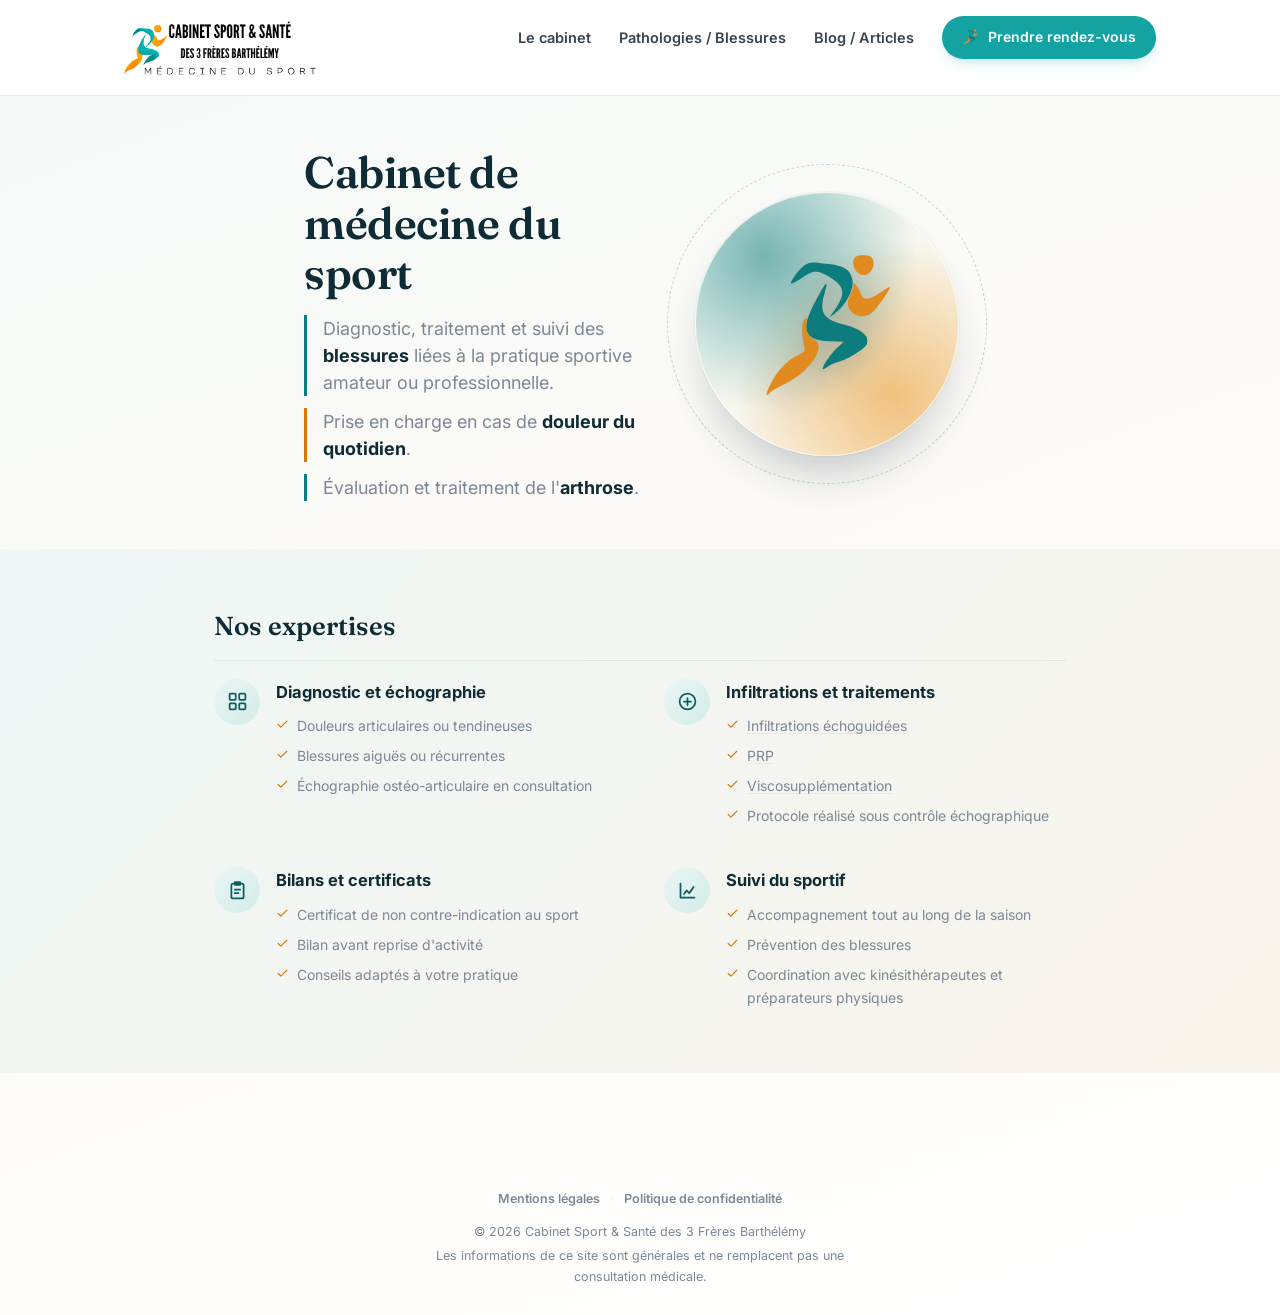
<file: index.html>
<!DOCTYPE html>
<html lang="fr">
<head>
<meta charset="UTF-8">
<meta name="viewport" content="width=device-width, initial-scale=1.0">
<title>Cabinet Sport &amp; Santé des 3 Frères Barthélémy</title>
<meta name="description" content="Cabinet de médecine du sport à Marseille : diagnostic, infiltrations échoguidées, PRP et suivi du sportif.">
<link rel="icon" type="image/png" href="assets/favicon.png">
<link rel="preconnect" href="https://fonts.googleapis.com">
<link rel="preconnect" href="https://fonts.gstatic.com" crossorigin>
<link href="https://fonts.googleapis.com/css2?family=Fraunces:opsz,wght@9..144,500;9..144,600&family=Inter:wght@400;500;600;700&display=swap" rel="stylesheet">
<link rel="stylesheet" href="style.css?v=2">
</head>
<body>

<header>
  <div class="nav-wrap">
    <a href="index.html" class="logo"><img src="assets/logo-header.png" alt="Cabinet Sport & Santé des 3 Frères Barthélémy"></a>
    <nav>
      <ul>
        <li><a href="cabinet.html">Le cabinet</a></li>
        <li><a href="pathologies.html">Pathologies / Blessures</a></li>
        <li><a href="traitements.html">Blog / Articles</a></li>
        <li><a href="cabinet.html#rendez-vous" class="nav-cta"><img src="assets/icon-mark.svg" alt="" width="18" height="18">Prendre rendez-vous</a></li>
      </ul>
    </nav>
  </div>
</header>

<main>
  <div class="container hero-grid">
    <div class="hero-text">
      <h1>Cabinet de médecine du sport</h1>
      <p class="lead-line lead-line-1">Diagnostic, traitement et suivi des <strong>blessures</strong> liées à la pratique sportive amateur ou professionnelle.</p>
      <p class="lead-line lead-line-2">Prise en charge en cas de <strong>douleur du quotidien</strong>.</p>
      <p class="lead-line lead-line-3">Évaluation et traitement de l'<strong>arthrose</strong>.</p>
    </div>
    <div class="hero-visual">
      <span class="hero-ring"></span>
      <div class="hero-blob">
        <img src="assets/icon-mark.svg" alt="">
      </div>
    </div>
  </div>

  <section class="expertise-section">
    <div class="container-wide">
      <h2>Nos expertises</h2>
      <div class="expertise-grid">
        <div class="expertise-item">
          <div class="expertise-icon-wrap">
            <svg viewBox="0 0 24 24" fill="none" stroke="currentColor" stroke-width="2" stroke-linecap="round" stroke-linejoin="round"><rect x="3" y="3" width="7" height="7" rx="1"/><rect x="14" y="3" width="7" height="7" rx="1"/><rect x="3" y="14" width="7" height="7" rx="1"/><rect x="14" y="14" width="7" height="7" rx="1"/></svg>
          </div>
          <div>
            <h3>Diagnostic et échographie</h3>
            <ul>
              <li><svg viewBox="0 0 24 24" fill="none" stroke="currentColor" stroke-width="2" stroke-linecap="round" stroke-linejoin="round"><path d="M20 6L9 17l-5-5"/></svg> Douleurs articulaires ou tendineuses</li>
              <li><svg viewBox="0 0 24 24" fill="none" stroke="currentColor" stroke-width="2" stroke-linecap="round" stroke-linejoin="round"><path d="M20 6L9 17l-5-5"/></svg> Blessures aiguës ou récurrentes</li>
              <li><svg viewBox="0 0 24 24" fill="none" stroke="currentColor" stroke-width="2" stroke-linecap="round" stroke-linejoin="round"><path d="M20 6L9 17l-5-5"/></svg> Échographie ostéo-articulaire en consultation</li>
            </ul>
          </div>
        </div>

        <div class="expertise-item">
          <div class="expertise-icon-wrap">
            <svg viewBox="0 0 24 24" fill="none" stroke="currentColor" stroke-width="2" stroke-linecap="round" stroke-linejoin="round"><circle cx="12" cy="12" r="9"/><path d="M12 8v8M8 12h8"/></svg>
          </div>
          <div>
            <h3>Infiltrations et traitements</h3>
            <ul>
              <li><svg viewBox="0 0 24 24" fill="none" stroke="currentColor" stroke-width="2" stroke-linecap="round" stroke-linejoin="round"><path d="M20 6L9 17l-5-5"/></svg> <a href="infiltrations.html" class="inline-link">Infiltrations échoguidées</a></li>
              <li><svg viewBox="0 0 24 24" fill="none" stroke="currentColor" stroke-width="2" stroke-linecap="round" stroke-linejoin="round"><path d="M20 6L9 17l-5-5"/></svg> <a href="prp.html" class="inline-link">PRP</a></li>
              <li><svg viewBox="0 0 24 24" fill="none" stroke="currentColor" stroke-width="2" stroke-linecap="round" stroke-linejoin="round"><path d="M20 6L9 17l-5-5"/></svg> <a href="viscosupplementation.html" class="inline-link">Viscosupplémentation</a></li>
              <li><svg viewBox="0 0 24 24" fill="none" stroke="currentColor" stroke-width="2" stroke-linecap="round" stroke-linejoin="round"><path d="M20 6L9 17l-5-5"/></svg> Protocole réalisé sous contrôle échographique</li>
            </ul>
          </div>
        </div>

        <div class="expertise-item">
          <div class="expertise-icon-wrap">
            <svg viewBox="0 0 24 24" fill="none" stroke="currentColor" stroke-width="2" stroke-linecap="round" stroke-linejoin="round"><rect x="5" y="4" width="14" height="17" rx="2"/><path d="M9 2.5h6v3H9z"/><path d="M9 11h6M9 15h4"/></svg>
          </div>
          <div>
            <h3>Bilans et certificats</h3>
            <ul>
              <li><svg viewBox="0 0 24 24" fill="none" stroke="currentColor" stroke-width="2" stroke-linecap="round" stroke-linejoin="round"><path d="M20 6L9 17l-5-5"/></svg> Certificat de non contre-indication au sport</li>
              <li><svg viewBox="0 0 24 24" fill="none" stroke="currentColor" stroke-width="2" stroke-linecap="round" stroke-linejoin="round"><path d="M20 6L9 17l-5-5"/></svg> Bilan avant reprise d'activité</li>
              <li><svg viewBox="0 0 24 24" fill="none" stroke="currentColor" stroke-width="2" stroke-linecap="round" stroke-linejoin="round"><path d="M20 6L9 17l-5-5"/></svg> Conseils adaptés à votre pratique</li>
            </ul>
          </div>
        </div>

        <div class="expertise-item">
          <div class="expertise-icon-wrap">
            <svg viewBox="0 0 24 24" fill="none" stroke="currentColor" stroke-width="2" stroke-linecap="round" stroke-linejoin="round"><path d="M4 4v16h16M8 16l3-4 3 3 5-7"/></svg>
          </div>
          <div>
            <h3>Suivi du sportif</h3>
            <ul>
              <li><svg viewBox="0 0 24 24" fill="none" stroke="currentColor" stroke-width="2" stroke-linecap="round" stroke-linejoin="round"><path d="M20 6L9 17l-5-5"/></svg> Accompagnement tout au long de la saison</li>
              <li><svg viewBox="0 0 24 24" fill="none" stroke="currentColor" stroke-width="2" stroke-linecap="round" stroke-linejoin="round"><path d="M20 6L9 17l-5-5"/></svg> Prévention des blessures</li>
              <li><svg viewBox="0 0 24 24" fill="none" stroke="currentColor" stroke-width="2" stroke-linecap="round" stroke-linejoin="round"><path d="M20 6L9 17l-5-5"/></svg> Coordination avec kinésithérapeutes et préparateurs physiques</li>
            </ul>
          </div>
        </div>
      </div>
    </div>
  </section>
</main>

<footer>
  <div class="footer-links"><a href="mentions-legales.html">Mentions légales</a><span class="footer-sep">·</span><a href="politique-confidentialite.html">Politique de confidentialité</a></div>
  <p class="footer-copy">&copy; 2026 Cabinet Sport &amp; Santé des 3 Frères Barthélémy</p>
  <p class="footer-disclaimer">Les informations de ce site sont générales et ne remplacent pas une consultation médicale.</p>
</footer>

</body>
</html>
</file>
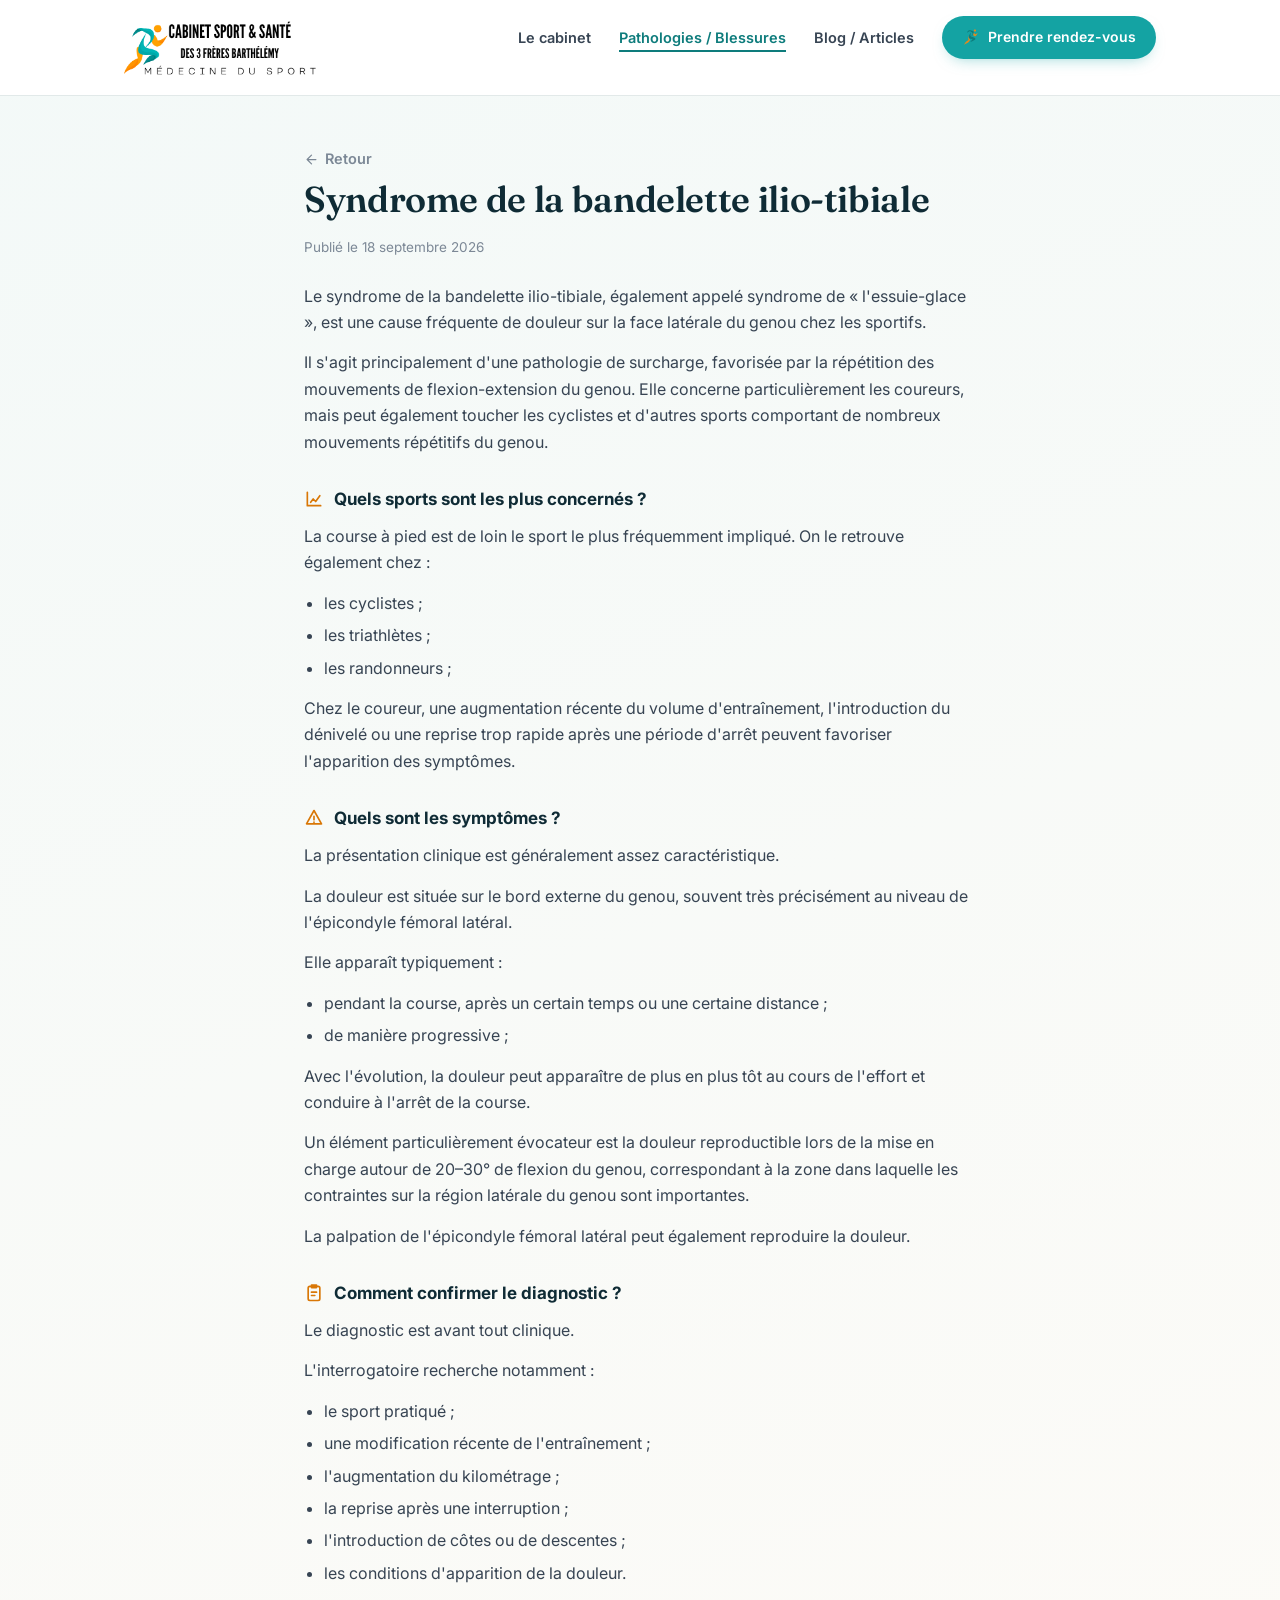
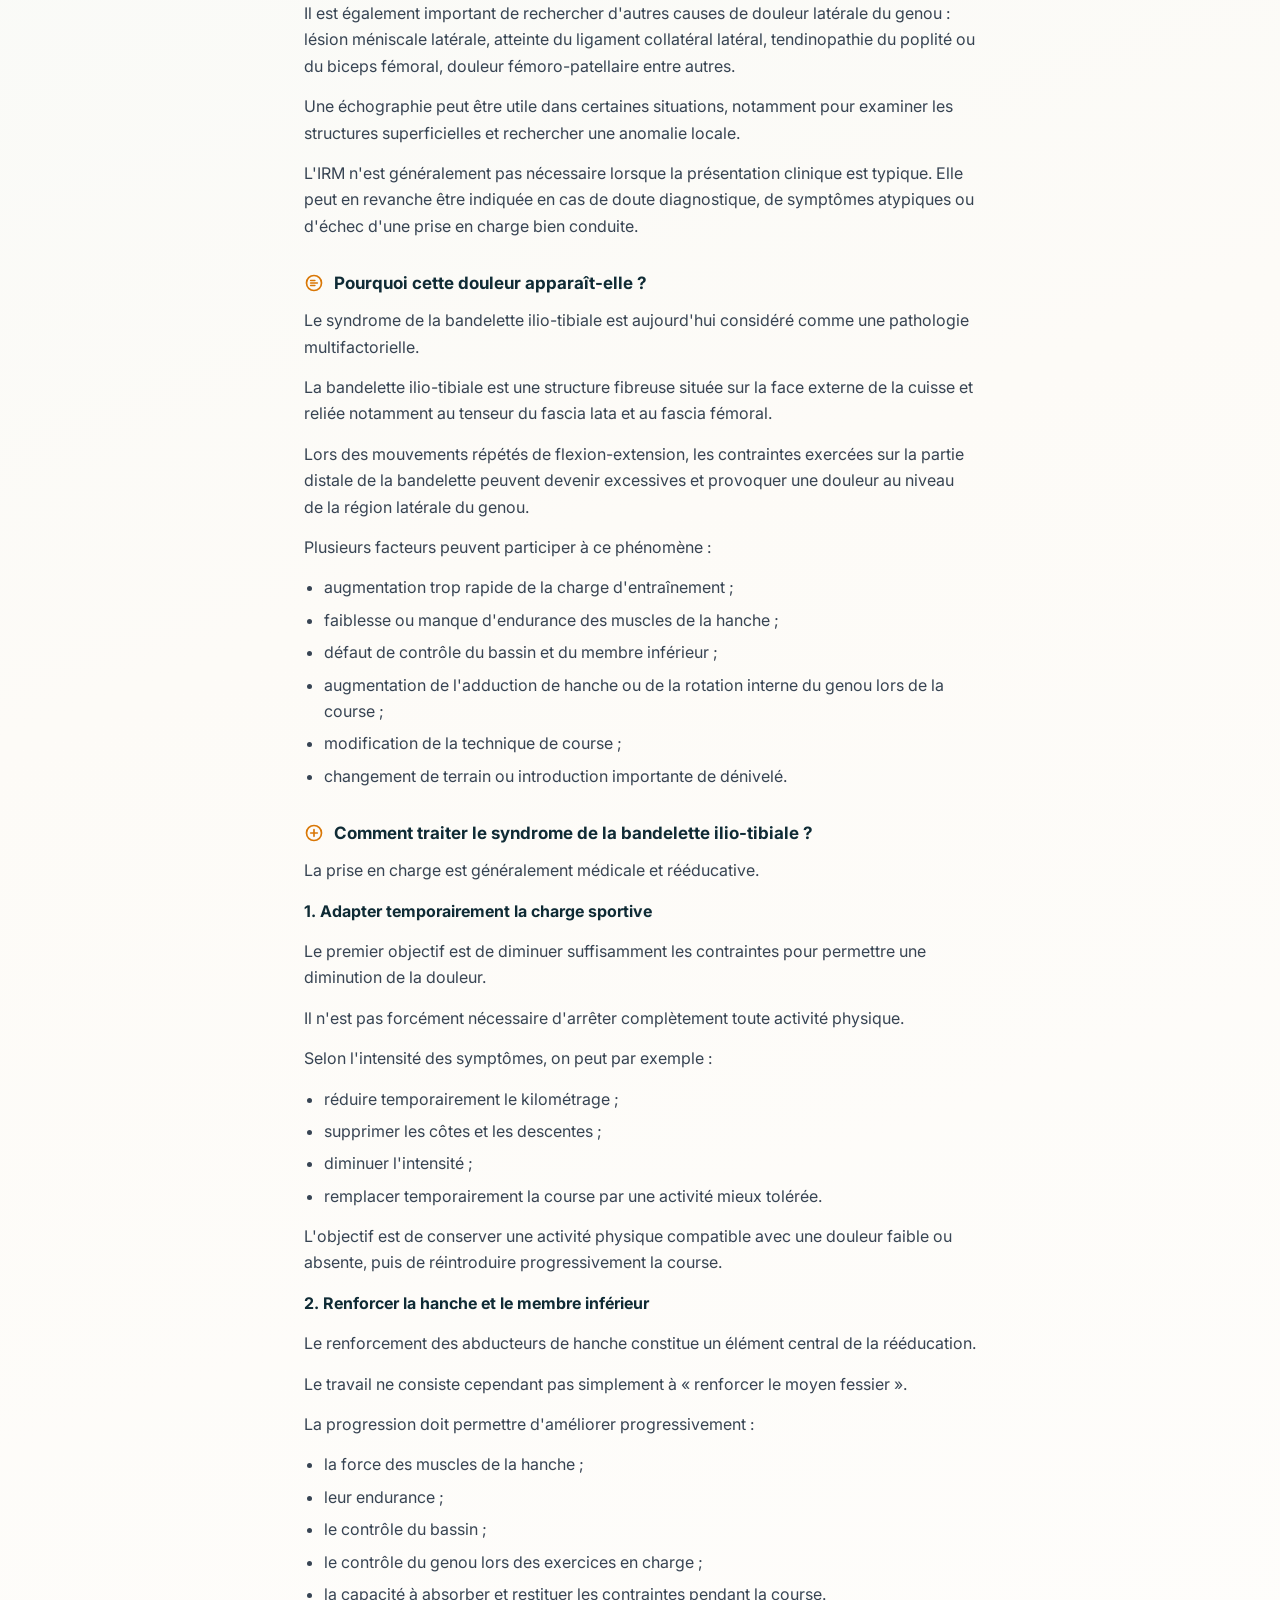
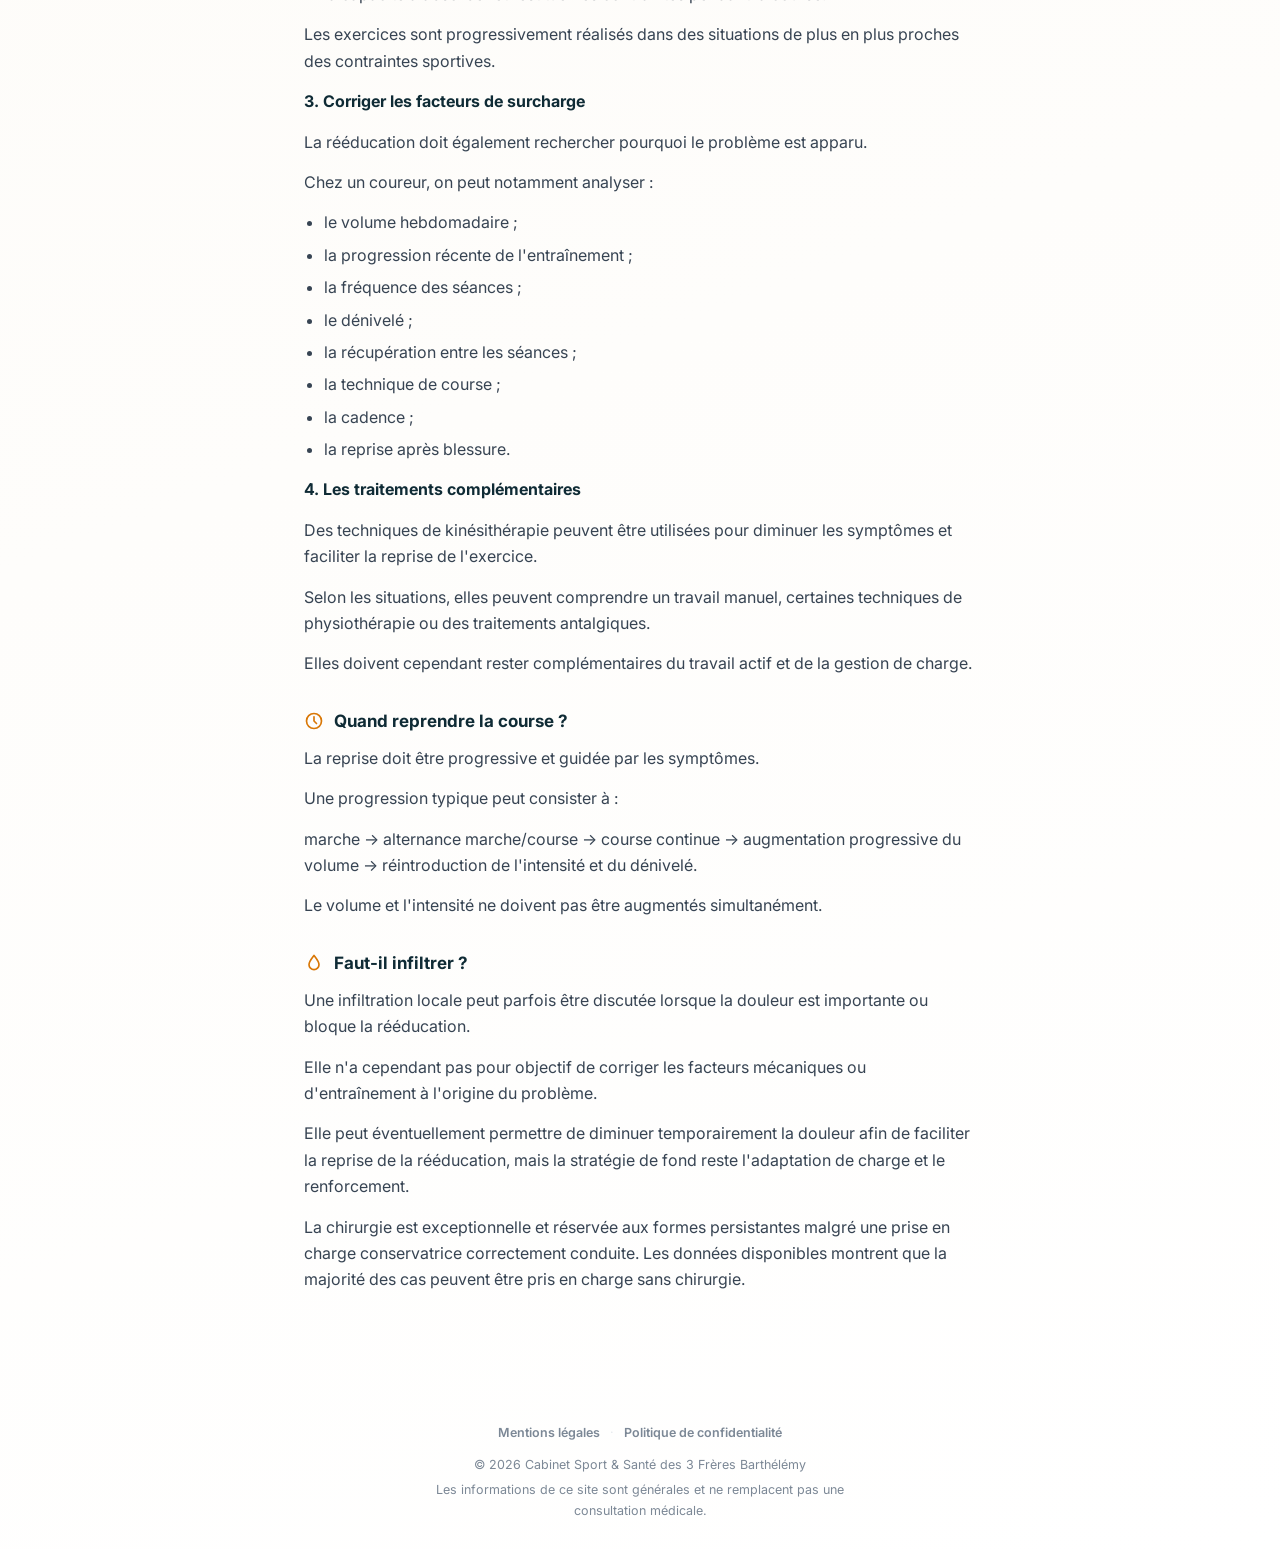
<file: bandelette-ilio-tibiale.html>
<!DOCTYPE html>
<html lang="fr">
<head>
<meta charset="UTF-8">
<meta name="viewport" content="width=device-width, initial-scale=1.0">
<title>Syndrome de la bandelette ilio-tibiale - Cabinet Sport &amp; Santé des 3 Frères Barthélémy</title>
<meta name="description" content="Syndrome de la bandelette ilio-tibiale : symptômes, diagnostic, causes et prise en charge chez le coureur.">
<link rel="icon" type="image/png" href="assets/favicon.png">
<link rel="preconnect" href="https://fonts.googleapis.com">
<link rel="preconnect" href="https://fonts.gstatic.com" crossorigin>
<link href="https://fonts.googleapis.com/css2?family=Fraunces:opsz,wght@9..144,500;9..144,600&family=Inter:wght@400;500;600;700&display=swap" rel="stylesheet">
<link rel="stylesheet" href="style.css?v=2">
</head>
<body>

<header>
  <div class="nav-wrap">
    <a href="index.html" class="logo"><img src="assets/logo-header.png" alt="Cabinet Sport & Santé des 3 Frères Barthélémy"></a>
    <nav>
      <ul>
        <li><a href="cabinet.html">Le cabinet</a></li>
        <li><a href="pathologies.html" class="active">Pathologies / Blessures</a></li>
        <li><a href="traitements.html">Blog / Articles</a></li>
        <li><a href="cabinet.html#rendez-vous" class="nav-cta"><img src="assets/icon-mark.svg" alt="" width="18" height="18">Prendre rendez-vous</a></li>
      </ul>
    </nav>
  </div>
</header>

<main>
  <div class="container">
    <a class="back-link" href="pathologies.html">
      <svg viewBox="0 0 24 24" fill="none" stroke="currentColor" stroke-width="2" stroke-linecap="round" stroke-linejoin="round"><path d="M19 12H5M12 19l-7-7 7-7"/></svg>
      Retour
    </a>

    <h1>Syndrome de la bandelette ilio-tibiale</h1>
    <p class="article-date">Publié le 18 septembre 2026</p>

    <p>Le syndrome de la bandelette ilio-tibiale, également appelé syndrome de « l'essuie-glace », est une cause fréquente de douleur sur la face latérale du genou chez les sportifs.</p>
    <p>Il s'agit principalement d'une pathologie de surcharge, favorisée par la répétition des mouvements de flexion-extension du genou. Elle concerne particulièrement les coureurs, mais peut également toucher les cyclistes et d'autres sports comportant de nombreux mouvements répétitifs du genou.</p>

    <h3><svg viewBox="0 0 24 24" fill="none" stroke="currentColor" stroke-width="2" stroke-linecap="round" stroke-linejoin="round"><path d="M4 4v16h16M8 16l3-4 3 3 5-7"/></svg> Quels sports sont les plus concernés ?</h3>
    <p>La course à pied est de loin le sport le plus fréquemment impliqué. On le retrouve également chez :</p>
    <ul>
      <li>les cyclistes ;</li>
      <li>les triathlètes ;</li>
      <li>les randonneurs ;</li>
    </ul>
    <p>Chez le coureur, une augmentation récente du volume d'entraînement, l'introduction du dénivelé ou une reprise trop rapide après une période d'arrêt peuvent favoriser l'apparition des symptômes.</p>

    <h3><svg viewBox="0 0 24 24" fill="none" stroke="currentColor" stroke-width="2" stroke-linecap="round" stroke-linejoin="round"><path d="M12 3l9 16H3L12 3z"/><path d="M12 10v4M12 17h.01"/></svg> Quels sont les symptômes ?</h3>
    <p>La présentation clinique est généralement assez caractéristique.</p>
    <p>La douleur est située sur le bord externe du genou, souvent très précisément au niveau de l'épicondyle fémoral latéral.</p>
    <p>Elle apparaît typiquement :</p>
    <ul>
      <li>pendant la course, après un certain temps ou une certaine distance ;</li>
      <li>de manière progressive ;</li>
    </ul>
    <p>Avec l'évolution, la douleur peut apparaître de plus en plus tôt au cours de l'effort et conduire à l'arrêt de la course.</p>
    <p>Un élément particulièrement évocateur est la douleur reproductible lors de la mise en charge autour de 20–30° de flexion du genou, correspondant à la zone dans laquelle les contraintes sur la région latérale du genou sont importantes.</p>
    <p>La palpation de l'épicondyle fémoral latéral peut également reproduire la douleur.</p>

    <h3><svg viewBox="0 0 24 24" fill="none" stroke="currentColor" stroke-width="2" stroke-linecap="round" stroke-linejoin="round"><rect x="5" y="4" width="14" height="17" rx="2"/><path d="M9 2.5h6v3H9z"/><path d="M9 11h6M9 15h4"/></svg> Comment confirmer le diagnostic ?</h3>
    <p>Le diagnostic est avant tout clinique.</p>
    <p>L'interrogatoire recherche notamment :</p>
    <ul>
      <li>le sport pratiqué ;</li>
      <li>une modification récente de l'entraînement ;</li>
      <li>l'augmentation du kilométrage ;</li>
      <li>la reprise après une interruption ;</li>
      <li>l'introduction de côtes ou de descentes ;</li>
      <li>les conditions d'apparition de la douleur.</li>
    </ul>
    <p>Il est également important de rechercher d'autres causes de douleur latérale du genou : lésion méniscale latérale, atteinte du ligament collatéral latéral, tendinopathie du poplité ou du biceps fémoral, douleur fémoro-patellaire entre autres.</p>
    <p>Une échographie peut être utile dans certaines situations, notamment pour examiner les structures superficielles et rechercher une anomalie locale.</p>
    <p>L'IRM n'est généralement pas nécessaire lorsque la présentation clinique est typique. Elle peut en revanche être indiquée en cas de doute diagnostique, de symptômes atypiques ou d'échec d'une prise en charge bien conduite.</p>

    <h3><svg viewBox="0 0 24 24" fill="none" stroke="currentColor" stroke-width="2" stroke-linecap="round" stroke-linejoin="round"><circle cx="12" cy="12" r="9"/><path d="M8 12h8M8 9h5M8 15h5"/></svg> Pourquoi cette douleur apparaît-elle ?</h3>
    <p>Le syndrome de la bandelette ilio-tibiale est aujourd'hui considéré comme une pathologie multifactorielle.</p>
    <p>La bandelette ilio-tibiale est une structure fibreuse située sur la face externe de la cuisse et reliée notamment au tenseur du fascia lata et au fascia fémoral.</p>
    <p>Lors des mouvements répétés de flexion-extension, les contraintes exercées sur la partie distale de la bandelette peuvent devenir excessives et provoquer une douleur au niveau de la région latérale du genou.</p>
    <p>Plusieurs facteurs peuvent participer à ce phénomène :</p>
    <ul>
      <li>augmentation trop rapide de la charge d'entraînement ;</li>
      <li>faiblesse ou manque d'endurance des muscles de la hanche ;</li>
      <li>défaut de contrôle du bassin et du membre inférieur ;</li>
      <li>augmentation de l'adduction de hanche ou de la rotation interne du genou lors de la course ;</li>
      <li>modification de la technique de course ;</li>
      <li>changement de terrain ou introduction importante de dénivelé.</li>
    </ul>

    <h3><svg viewBox="0 0 24 24" fill="none" stroke="currentColor" stroke-width="2" stroke-linecap="round" stroke-linejoin="round"><circle cx="12" cy="12" r="9"/><path d="M12 8v8M8 12h8"/></svg> Comment traiter le syndrome de la bandelette ilio-tibiale ?</h3>
    <p>La prise en charge est généralement médicale et rééducative.</p>

    <p><strong>1. Adapter temporairement la charge sportive</strong></p>
    <p>Le premier objectif est de diminuer suffisamment les contraintes pour permettre une diminution de la douleur.</p>
    <p>Il n'est pas forcément nécessaire d'arrêter complètement toute activité physique.</p>
    <p>Selon l'intensité des symptômes, on peut par exemple :</p>
    <ul>
      <li>réduire temporairement le kilométrage ;</li>
      <li>supprimer les côtes et les descentes ;</li>
      <li>diminuer l'intensité ;</li>
      <li>remplacer temporairement la course par une activité mieux tolérée.</li>
    </ul>
    <p>L'objectif est de conserver une activité physique compatible avec une douleur faible ou absente, puis de réintroduire progressivement la course.</p>

    <p><strong>2. Renforcer la hanche et le membre inférieur</strong></p>
    <p>Le renforcement des abducteurs de hanche constitue un élément central de la rééducation.</p>
    <p>Le travail ne consiste cependant pas simplement à « renforcer le moyen fessier ».</p>
    <p>La progression doit permettre d'améliorer progressivement :</p>
    <ul>
      <li>la force des muscles de la hanche ;</li>
      <li>leur endurance ;</li>
      <li>le contrôle du bassin ;</li>
      <li>le contrôle du genou lors des exercices en charge ;</li>
      <li>la capacité à absorber et restituer les contraintes pendant la course.</li>
    </ul>
    <p>Les exercices sont progressivement réalisés dans des situations de plus en plus proches des contraintes sportives.</p>

    <p><strong>3. Corriger les facteurs de surcharge</strong></p>
    <p>La rééducation doit également rechercher pourquoi le problème est apparu.</p>
    <p>Chez un coureur, on peut notamment analyser :</p>
    <ul>
      <li>le volume hebdomadaire ;</li>
      <li>la progression récente de l'entraînement ;</li>
      <li>la fréquence des séances ;</li>
      <li>le dénivelé ;</li>
      <li>la récupération entre les séances ;</li>
      <li>la technique de course ;</li>
      <li>la cadence ;</li>
      <li>la reprise après blessure.</li>
    </ul>

    <p><strong>4. Les traitements complémentaires</strong></p>
    <p>Des techniques de kinésithérapie peuvent être utilisées pour diminuer les symptômes et faciliter la reprise de l'exercice.</p>
    <p>Selon les situations, elles peuvent comprendre un travail manuel, certaines techniques de physiothérapie ou des traitements antalgiques.</p>
    <p>Elles doivent cependant rester complémentaires du travail actif et de la gestion de charge.</p>

    <h3><svg viewBox="0 0 24 24" fill="none" stroke="currentColor" stroke-width="2" stroke-linecap="round" stroke-linejoin="round"><circle cx="12" cy="12" r="9"/><path d="M12 7v5l3 3"/></svg> Quand reprendre la course ?</h3>
    <p>La reprise doit être progressive et guidée par les symptômes.</p>
    <p>Une progression typique peut consister à :</p>
    <p>marche → alternance marche/course → course continue → augmentation progressive du volume → réintroduction de l'intensité et du dénivelé.</p>
    <p>Le volume et l'intensité ne doivent pas être augmentés simultanément.</p>

    <h3><svg viewBox="0 0 24 24" fill="none" stroke="currentColor" stroke-width="2" stroke-linecap="round" stroke-linejoin="round"><path d="M12 3c-3 4-6 7.5-6 11a6 6 0 0 0 12 0c0-3.5-3-7-6-11z"/></svg> Faut-il infiltrer ?</h3>
    <p>Une infiltration locale peut parfois être discutée lorsque la douleur est importante ou bloque la rééducation.</p>
    <p>Elle n'a cependant pas pour objectif de corriger les facteurs mécaniques ou d'entraînement à l'origine du problème.</p>
    <p>Elle peut éventuellement permettre de diminuer temporairement la douleur afin de faciliter la reprise de la rééducation, mais la stratégie de fond reste l'adaptation de charge et le renforcement.</p>
    <p>La chirurgie est exceptionnelle et réservée aux formes persistantes malgré une prise en charge conservatrice correctement conduite. Les données disponibles montrent que la majorité des cas peuvent être pris en charge sans chirurgie.</p>
  </div>
</main>

<footer>
  <div class="footer-links"><a href="mentions-legales.html">Mentions légales</a><span class="footer-sep">·</span><a href="politique-confidentialite.html">Politique de confidentialité</a></div>
  <p class="footer-copy">&copy; 2026 Cabinet Sport &amp; Santé des 3 Frères Barthélémy</p>
  <p class="footer-disclaimer">Les informations de ce site sont générales et ne remplacent pas une consultation médicale.</p>
</footer>

</body>
</html>
</file>
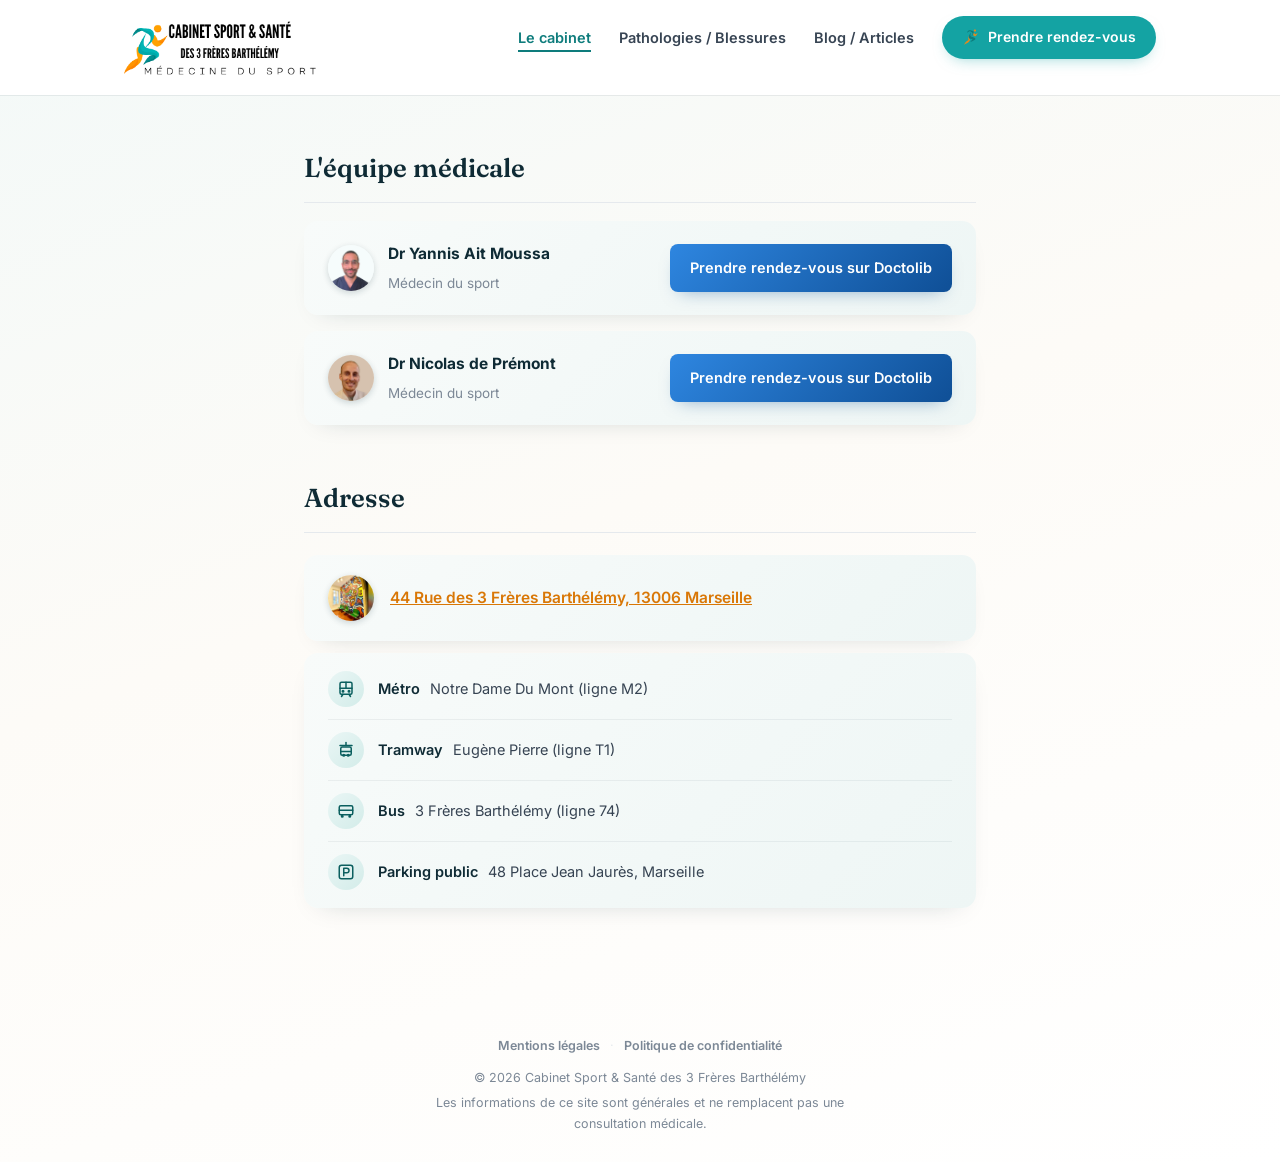
<file: cabinet.html>
<!DOCTYPE html>
<html lang="fr">
<head>
<meta charset="UTF-8">
<meta name="viewport" content="width=device-width, initial-scale=1.0">
<title>Le cabinet - Cabinet Sport &amp; Santé des 3 Frères Barthélémy</title>
<meta name="description" content="Adresse et prise de rendez-vous du Cabinet Sport & Santé des 3 Frères Barthélémy, à Marseille.">
<link rel="icon" type="image/png" href="assets/favicon.png">
<link rel="preconnect" href="https://fonts.googleapis.com">
<link rel="preconnect" href="https://fonts.gstatic.com" crossorigin>
<link href="https://fonts.googleapis.com/css2?family=Fraunces:opsz,wght@9..144,500;9..144,600&family=Inter:wght@400;500;600;700&display=swap" rel="stylesheet">
<link rel="stylesheet" href="style.css?v=2">
</head>
<body>

<header>
  <div class="nav-wrap">
    <a href="index.html" class="logo"><img src="assets/logo-header.png" alt="Cabinet Sport & Santé des 3 Frères Barthélémy"></a>
    <nav>
      <ul>
        <li><a href="cabinet.html" class="active">Le cabinet</a></li>
        <li><a href="pathologies.html">Pathologies / Blessures</a></li>
        <li><a href="traitements.html">Blog / Articles</a></li>
        <li><a href="cabinet.html#rendez-vous" class="nav-cta"><img src="assets/icon-mark.svg" alt="" width="18" height="18">Prendre rendez-vous</a></li>
      </ul>
    </nav>
  </div>
</header>

<main>
  <div class="container">
    <h2 id="rendez-vous">L'équipe médicale</h2>

    <div class="doctor">
      <div class="doctor-left">
        <img class="doctor-photo" src="assets/dr-ait-moussa.png" alt="Dr Yannis Ait Moussa" width="46" height="46">
        <div class="doctor-info">
          <strong>Dr Yannis Ait Moussa</strong>
          <span>Médecin du sport</span>
        </div>
      </div>
      <a href="https://www.doctolib.fr/medecin-du-sport/marseille/yannis-ait-moussa" class="btn" target="_blank" rel="noopener">Prendre rendez-vous sur Doctolib</a>
    </div>

    <div class="doctor">
      <div class="doctor-left">
        <img class="doctor-photo" src="assets/dr-de-premont.png" alt="Dr Nicolas de Prémont" width="46" height="46">
        <div class="doctor-info">
          <strong>Dr Nicolas de Prémont</strong>
          <span>Médecin du sport</span>
        </div>
      </div>
      <a href="https://www.doctolib.fr/medecin-du-sport/marseille/nicolas-de-premont" class="btn" target="_blank" rel="noopener">Prendre rendez-vous sur Doctolib</a>
    </div>

    <h2>Adresse</h2>

    <div class="location-card">
      <img class="location-photo" src="assets/cabinet-photo.png" alt="" width="46" height="46">
      <a class="map-link" href="https://www.google.com/maps/search/?api=1&query=44+Rue+des+3+Fr%C3%A8res+Barth%C3%A9lemy%2C+13006+Marseille" target="_blank" rel="noopener">
        44 Rue des 3 Frères Barthélémy, 13006 Marseille
      </a>
    </div>

    <div class="access-card">
      <div class="access-row">
        <div class="access-icon"><svg viewBox="0 0 24 24" fill="none" stroke="currentColor" stroke-width="2" stroke-linecap="round" stroke-linejoin="round"><rect x="4" y="3" width="16" height="16" rx="2"/><path d="M4 11h16"/><path d="M12 3v8"/><path d="M8 19l-2 3"/><path d="M18 22l-2-3"/><circle cx="8" cy="15" r="1"/><circle cx="16" cy="15" r="1"/></svg></div>
        <div class="access-text"><span class="access-label">Métro</span> Notre Dame Du Mont (ligne M2)</div>
      </div>
      <div class="access-row">
        <div class="access-icon"><svg viewBox="0 0 24 24" fill="none" stroke="currentColor" stroke-width="2" stroke-linecap="round" stroke-linejoin="round"><path d="M12 2v4"/><path d="M4 6h16"/><rect x="5" y="8" width="14" height="11" rx="2"/><path d="M5 14h14"/><circle cx="9" cy="19" r="1"/><circle cx="15" cy="19" r="1"/></svg></div>
        <div class="access-text"><span class="access-label">Tramway</span> Eugène Pierre (ligne T1)</div>
      </div>
      <div class="access-row">
        <div class="access-icon"><svg viewBox="0 0 24 24" fill="none" stroke="currentColor" stroke-width="2" stroke-linecap="round" stroke-linejoin="round"><rect x="3" y="5" width="18" height="12" rx="2"/><path d="M3 11h18"/><path d="M7 17v2M17 17v2"/><circle cx="7" cy="19" r="1"/><circle cx="17" cy="19" r="1"/></svg></div>
        <div class="access-text"><span class="access-label">Bus</span> 3 Frères Barthélémy (ligne 74)</div>
      </div>
      <div class="access-row">
        <div class="access-icon"><svg viewBox="0 0 24 24" fill="none" stroke="currentColor" stroke-width="2" stroke-linecap="round" stroke-linejoin="round"><rect x="3" y="3" width="18" height="18" rx="3"/><path d="M9 17V7h4a3 3 0 0 1 0 6H9"/></svg></div>
        <div class="access-text"><span class="access-label">Parking public</span> 48 Place Jean Jaurès, Marseille</div>
      </div>
    </div>
  </div>
</main>

<footer>
  <div class="footer-links"><a href="mentions-legales.html">Mentions légales</a><span class="footer-sep">·</span><a href="politique-confidentialite.html">Politique de confidentialité</a></div>
  <p class="footer-copy">&copy; 2026 Cabinet Sport &amp; Santé des 3 Frères Barthélémy</p>
  <p class="footer-disclaimer">Les informations de ce site sont générales et ne remplacent pas une consultation médicale.</p>
</footer>

</body>
</html>
</file>
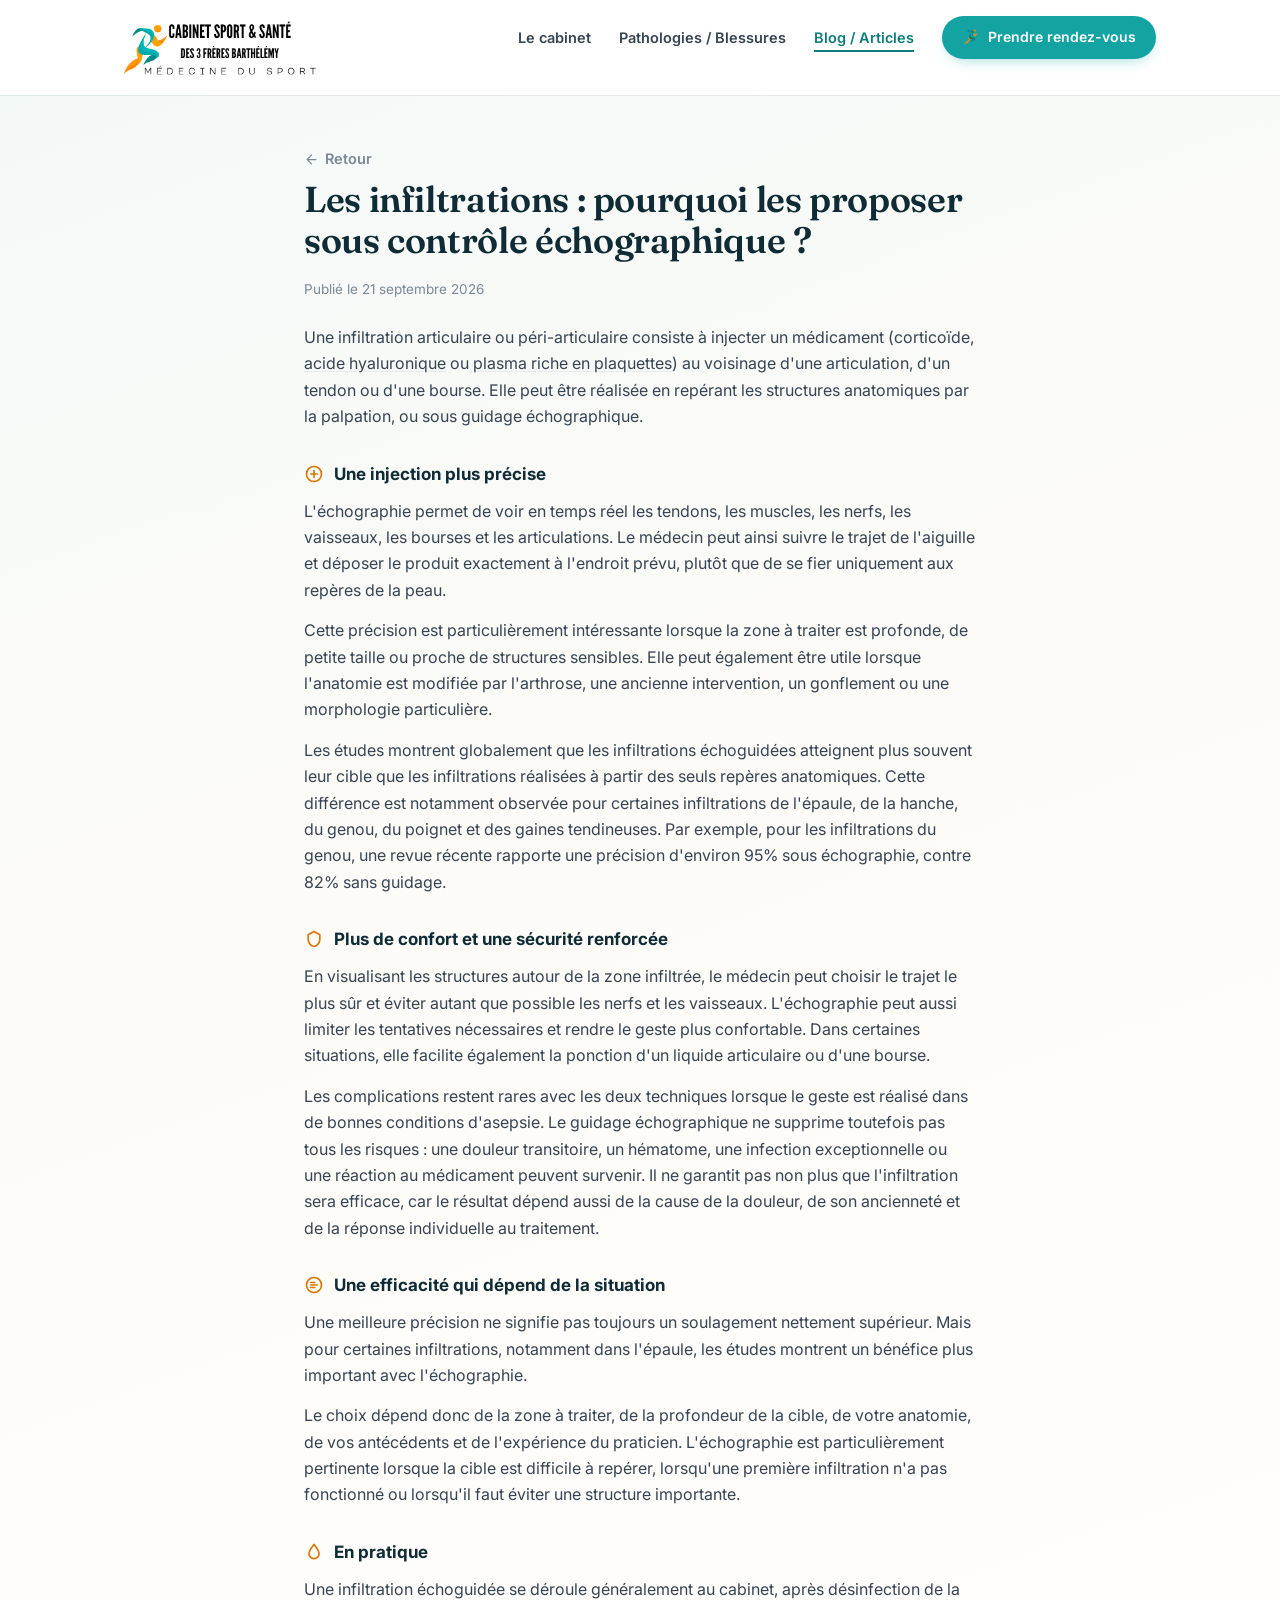
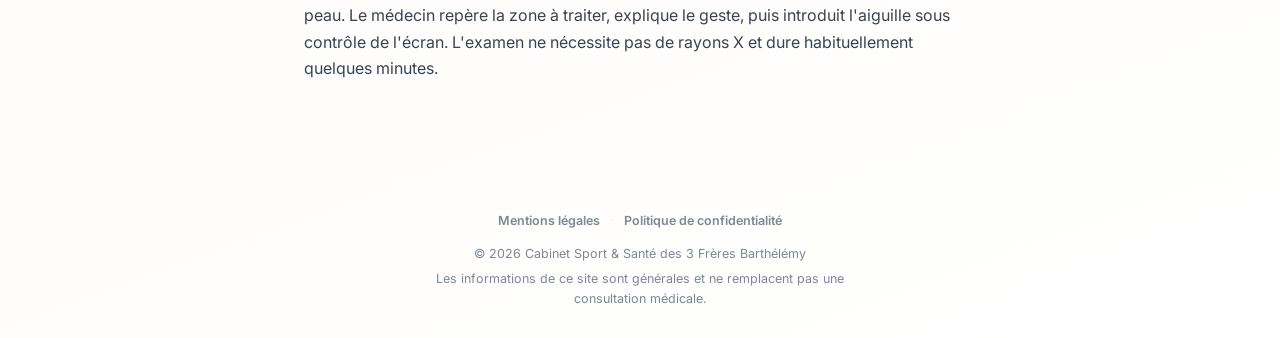
<file: infiltrations.html>
<!DOCTYPE html>
<html lang="fr">
<head>
<meta charset="UTF-8">
<meta name="viewport" content="width=device-width, initial-scale=1.0">
<title>Infiltrations échoguidées - Cabinet Sport &amp; Santé des 3 Frères Barthélémy</title>
<meta name="description" content="Infiltrations échoguidées au Cabinet Sport & Santé des 3 Frères Barthélémy.">
<link rel="icon" type="image/png" href="assets/favicon.png">
<link rel="preconnect" href="https://fonts.googleapis.com">
<link rel="preconnect" href="https://fonts.gstatic.com" crossorigin>
<link href="https://fonts.googleapis.com/css2?family=Fraunces:opsz,wght@9..144,500;9..144,600&family=Inter:wght@400;500;600;700&display=swap" rel="stylesheet">
<link rel="stylesheet" href="style.css?v=2">
</head>
<body>

<header>
  <div class="nav-wrap">
    <a href="index.html" class="logo"><img src="assets/logo-header.png" alt="Cabinet Sport & Santé des 3 Frères Barthélémy"></a>
    <nav>
      <ul>
        <li><a href="cabinet.html">Le cabinet</a></li>
        <li><a href="pathologies.html">Pathologies / Blessures</a></li>
        <li><a href="traitements.html" class="active">Blog / Articles</a></li>
        <li><a href="cabinet.html#rendez-vous" class="nav-cta"><img src="assets/icon-mark.svg" alt="" width="18" height="18">Prendre rendez-vous</a></li>
      </ul>
    </nav>
  </div>
</header>

<main>
  <div class="container">
    <a class="back-link" href="traitements.html">
      <svg viewBox="0 0 24 24" fill="none" stroke="currentColor" stroke-width="2" stroke-linecap="round" stroke-linejoin="round"><path d="M19 12H5M12 19l-7-7 7-7"/></svg>
      Retour
    </a>

    <h1>Les infiltrations : pourquoi les proposer sous contrôle échographique ?</h1>
    <p class="article-date">Publié le 21 septembre 2026</p>

    <p>Une infiltration articulaire ou péri-articulaire consiste à injecter un médicament (corticoïde, <a href="viscosupplementation.html" class="inline-link">acide hyaluronique</a> ou <a href="prp.html" class="inline-link">plasma riche en plaquettes</a>) au voisinage d'une articulation, d'un tendon ou d'une bourse. Elle peut être réalisée en repérant les structures anatomiques par la palpation, ou sous guidage échographique.</p>

    <h3><svg viewBox="0 0 24 24" fill="none" stroke="currentColor" stroke-width="2" stroke-linecap="round" stroke-linejoin="round"><circle cx="12" cy="12" r="9"/><path d="M12 8v8M8 12h8"/></svg> Une injection plus précise</h3>
    <p>L'échographie permet de voir en temps réel les tendons, les muscles, les nerfs, les vaisseaux, les bourses et les articulations. Le médecin peut ainsi suivre le trajet de l'aiguille et déposer le produit exactement à l'endroit prévu, plutôt que de se fier uniquement aux repères de la peau.</p>
    <p>Cette précision est particulièrement intéressante lorsque la zone à traiter est profonde, de petite taille ou proche de structures sensibles. Elle peut également être utile lorsque l'anatomie est modifiée par l'arthrose, une ancienne intervention, un gonflement ou une morphologie particulière.</p>
    <p>Les études montrent globalement que les infiltrations échoguidées atteignent plus souvent leur cible que les infiltrations réalisées à partir des seuls repères anatomiques. Cette différence est notamment observée pour certaines infiltrations de l'épaule, de la hanche, du genou, du poignet et des gaines tendineuses. Par exemple, pour les infiltrations du genou, une revue récente rapporte une précision d'environ 95% sous échographie, contre 82% sans guidage.</p>

    <h3><svg viewBox="0 0 24 24" fill="none" stroke="currentColor" stroke-width="2" stroke-linecap="round" stroke-linejoin="round"><path d="M12 3l7 4v5c0 5-3 8-7 9-4-1-7-4-7-9V7l7-4z"/></svg> Plus de confort et une sécurité renforcée</h3>
    <p>En visualisant les structures autour de la zone infiltrée, le médecin peut choisir le trajet le plus sûr et éviter autant que possible les nerfs et les vaisseaux. L'échographie peut aussi limiter les tentatives nécessaires et rendre le geste plus confortable. Dans certaines situations, elle facilite également la ponction d'un liquide articulaire ou d'une bourse.</p>
    <p>Les complications restent rares avec les deux techniques lorsque le geste est réalisé dans de bonnes conditions d'asepsie. Le guidage échographique ne supprime toutefois pas tous les risques : une douleur transitoire, un hématome, une infection exceptionnelle ou une réaction au médicament peuvent survenir. Il ne garantit pas non plus que l'infiltration sera efficace, car le résultat dépend aussi de la cause de la douleur, de son ancienneté et de la réponse individuelle au traitement.</p>

    <h3><svg viewBox="0 0 24 24" fill="none" stroke="currentColor" stroke-width="2" stroke-linecap="round" stroke-linejoin="round"><circle cx="12" cy="12" r="9"/><path d="M8 12h8M8 9h5M8 15h5"/></svg> Une efficacité qui dépend de la situation</h3>
    <p>Une meilleure précision ne signifie pas toujours un soulagement nettement supérieur. Mais pour certaines infiltrations, notamment dans l'épaule, les études montrent un bénéfice plus important avec l'échographie.</p>
    <p>Le choix dépend donc de la zone à traiter, de la profondeur de la cible, de votre anatomie, de vos antécédents et de l'expérience du praticien. L'échographie est particulièrement pertinente lorsque la cible est difficile à repérer, lorsqu'une première infiltration n'a pas fonctionné ou lorsqu'il faut éviter une structure importante.</p>

    <h3><svg viewBox="0 0 24 24" fill="none" stroke="currentColor" stroke-width="2" stroke-linecap="round" stroke-linejoin="round"><path d="M12 3c-3 4-6 7.5-6 11a6 6 0 0 0 12 0c0-3.5-3-7-6-11z"/></svg> En pratique</h3>
    <p>Une infiltration échoguidée se déroule généralement au cabinet, après désinfection de la peau. Le médecin repère la zone à traiter, explique le geste, puis introduit l'aiguille sous contrôle de l'écran. L'examen ne nécessite pas de rayons X et dure habituellement quelques minutes.</p>
  </div>
</main>

<footer>
  <div class="footer-links"><a href="mentions-legales.html">Mentions légales</a><span class="footer-sep">·</span><a href="politique-confidentialite.html">Politique de confidentialité</a></div>
  <p class="footer-copy">&copy; 2026 Cabinet Sport &amp; Santé des 3 Frères Barthélémy</p>
  <p class="footer-disclaimer">Les informations de ce site sont générales et ne remplacent pas une consultation médicale.</p>
</footer>

</body>
</html>
</file>
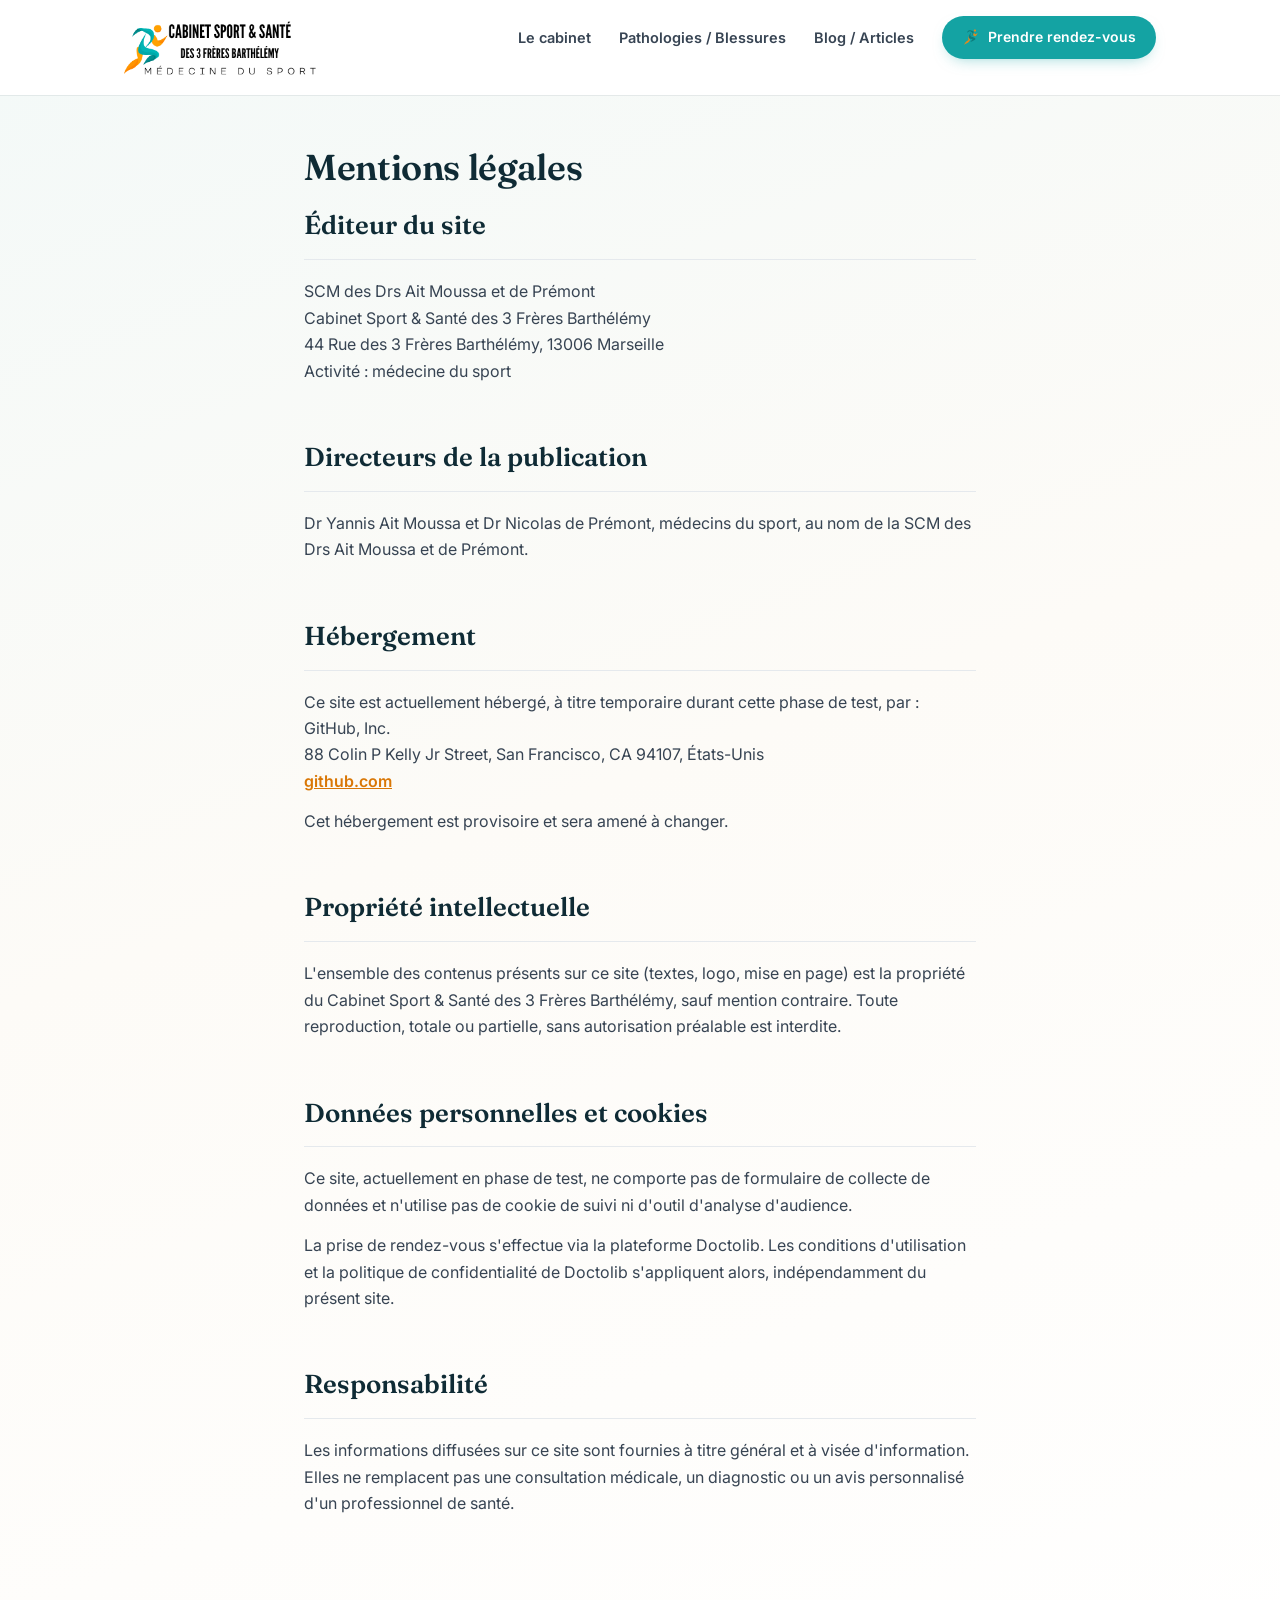
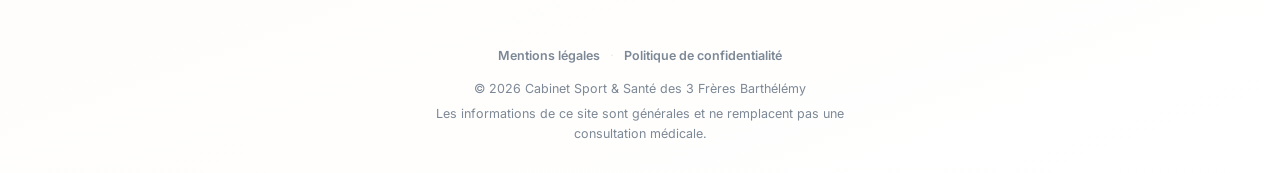
<file: mentions-legales.html>
<!DOCTYPE html>
<html lang="fr">
<head>
<meta charset="UTF-8">
<meta name="viewport" content="width=device-width, initial-scale=1.0">
<title>Mentions légales - Cabinet Sport &amp; Santé des 3 Frères Barthélémy</title>
<meta name="description" content="Mentions légales du site du Cabinet Sport & Santé des 3 Frères Barthélémy.">
<link rel="icon" type="image/png" href="assets/favicon.png">
<link rel="preconnect" href="https://fonts.googleapis.com">
<link rel="preconnect" href="https://fonts.gstatic.com" crossorigin>
<link href="https://fonts.googleapis.com/css2?family=Fraunces:opsz,wght@9..144,500;9..144,600&family=Inter:wght@400;500;600;700&display=swap" rel="stylesheet">
<link rel="stylesheet" href="style.css?v=2">
</head>
<body>

<header>
  <div class="nav-wrap">
    <a href="index.html" class="logo"><img src="assets/logo-header.png" alt="Cabinet Sport & Santé des 3 Frères Barthélémy"></a>
    <nav>
      <ul>
        <li><a href="cabinet.html">Le cabinet</a></li>
        <li><a href="pathologies.html">Pathologies / Blessures</a></li>
        <li><a href="traitements.html">Blog / Articles</a></li>
        <li><a href="cabinet.html#rendez-vous" class="nav-cta"><img src="assets/icon-mark.svg" alt="" width="18" height="18">Prendre rendez-vous</a></li>
      </ul>
    </nav>
  </div>
</header>

<main>
  <div class="container">
    <h1>Mentions légales</h1>

    <h2>Éditeur du site</h2>
    <p>
      SCM des Drs Ait Moussa et de Prémont<br>
      Cabinet Sport &amp; Santé des 3 Frères Barthélémy<br>
      44 Rue des 3 Frères Barthélémy, 13006 Marseille<br>
      Activité : médecine du sport
    </p>

    <h2>Directeurs de la publication</h2>
    <p>Dr Yannis Ait Moussa et Dr Nicolas de Prémont, médecins du sport, au nom de la SCM des Drs Ait Moussa et de Prémont.</p>

    <h2>Hébergement</h2>
    <p>
      Ce site est actuellement hébergé, à titre temporaire durant cette phase de test, par :<br>
      GitHub, Inc.<br>
      88 Colin P Kelly Jr Street, San Francisco, CA 94107, États-Unis<br>
      <a class="map-link" href="https://github.com" target="_blank" rel="noopener">github.com</a>
    </p>
    <p>Cet hébergement est provisoire et sera amené à changer.</p>

    <h2>Propriété intellectuelle</h2>
    <p>L'ensemble des contenus présents sur ce site (textes, logo, mise en page) est la propriété du Cabinet Sport &amp; Santé des 3 Frères Barthélémy, sauf mention contraire. Toute reproduction, totale ou partielle, sans autorisation préalable est interdite.</p>

    <h2>Données personnelles et cookies</h2>
    <p>Ce site, actuellement en phase de test, ne comporte pas de formulaire de collecte de données et n'utilise pas de cookie de suivi ni d'outil d'analyse d'audience.</p>
    <p>La prise de rendez-vous s'effectue via la plateforme Doctolib. Les conditions d'utilisation et la politique de confidentialité de Doctolib s'appliquent alors, indépendamment du présent site.</p>

    <h2>Responsabilité</h2>
    <p>Les informations diffusées sur ce site sont fournies à titre général et à visée d'information. Elles ne remplacent pas une consultation médicale, un diagnostic ou un avis personnalisé d'un professionnel de santé.</p>
  </div>
</main>

<footer>
  <div class="footer-links"><a href="mentions-legales.html">Mentions légales</a><span class="footer-sep">·</span><a href="politique-confidentialite.html">Politique de confidentialité</a></div>
  <p class="footer-copy">&copy; 2026 Cabinet Sport &amp; Santé des 3 Frères Barthélémy</p>
  <p class="footer-disclaimer">Les informations de ce site sont générales et ne remplacent pas une consultation médicale.</p>
</footer>

</body>
</html>
</file>
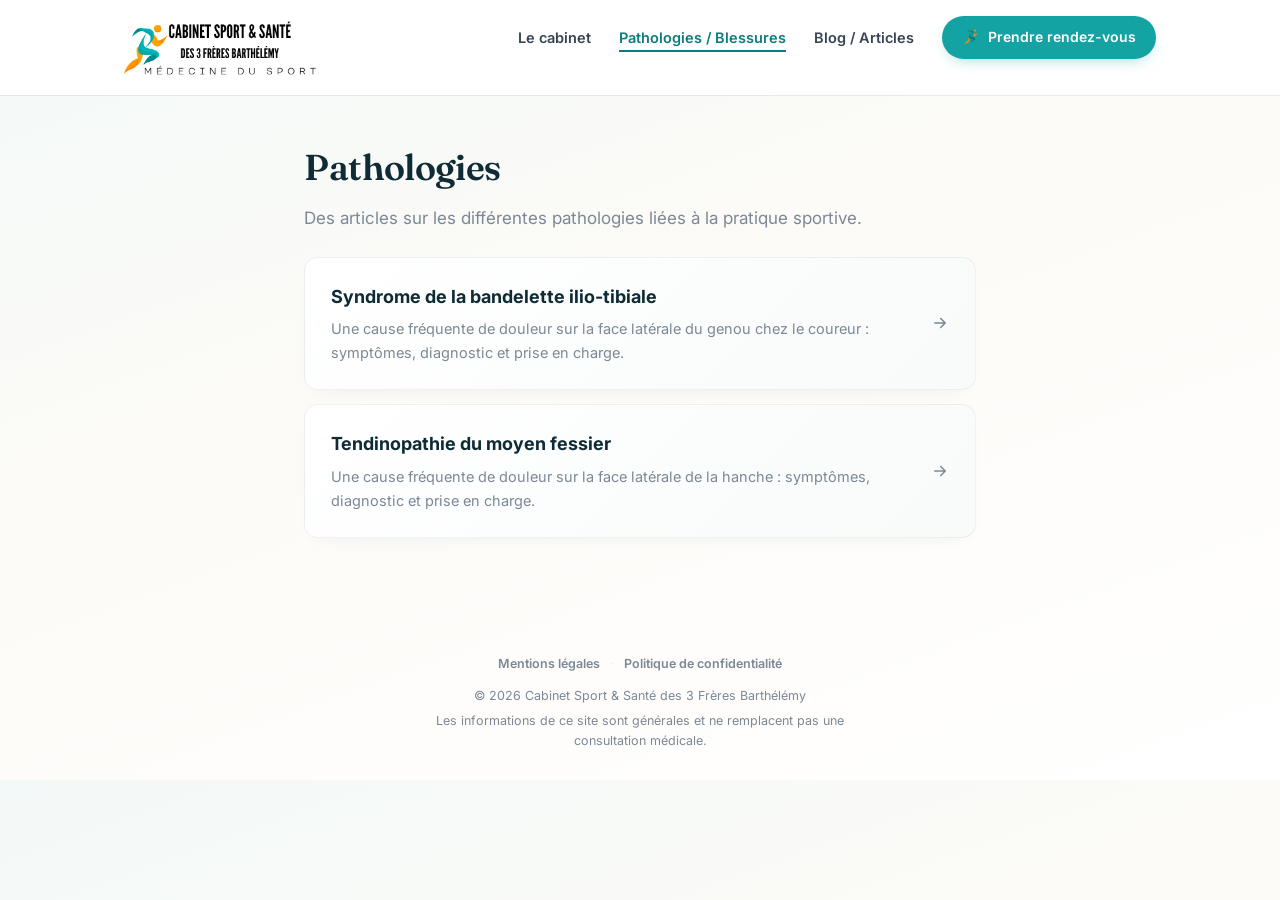
<file: pathologies.html>
<!DOCTYPE html>
<html lang="fr">
<head>
<meta charset="UTF-8">
<meta name="viewport" content="width=device-width, initial-scale=1.0">
<title>Pathologies - Cabinet Sport &amp; Santé des 3 Frères Barthélémy</title>
<meta name="description" content="Articles sur les pathologies liées à la pratique sportive.">
<link rel="icon" type="image/png" href="assets/favicon.png">
<link rel="preconnect" href="https://fonts.googleapis.com">
<link rel="preconnect" href="https://fonts.gstatic.com" crossorigin>
<link href="https://fonts.googleapis.com/css2?family=Fraunces:opsz,wght@9..144,500;9..144,600&family=Inter:wght@400;500;600;700&display=swap" rel="stylesheet">
<link rel="stylesheet" href="style.css?v=2">
</head>
<body>

<header>
  <div class="nav-wrap">
    <a href="index.html" class="logo"><img src="assets/logo-header.png" alt="Cabinet Sport & Santé des 3 Frères Barthélémy"></a>
    <nav>
      <ul>
        <li><a href="cabinet.html">Le cabinet</a></li>
        <li><a href="pathologies.html" class="active">Pathologies / Blessures</a></li>
        <li><a href="traitements.html">Blog / Articles</a></li>
        <li><a href="cabinet.html#rendez-vous" class="nav-cta"><img src="assets/icon-mark.svg" alt="" width="18" height="18">Prendre rendez-vous</a></li>
      </ul>
    </nav>
  </div>
</header>

<main>
  <div class="container">
    <h1>Pathologies</h1>
    <p class="lead">Des articles sur les différentes pathologies liées à la pratique sportive.</p>

    <div class="card-list">
      <a class="card-link" href="bandelette-ilio-tibiale.html">
        <div class="card-text">
          <h2>Syndrome de la bandelette ilio-tibiale</h2>
          <p>Une cause fréquente de douleur sur la face latérale du genou chez le coureur : symptômes, diagnostic et prise en charge.</p>
        </div>
        <svg class="card-arrow" viewBox="0 0 24 24" fill="none" stroke="currentColor" stroke-width="2" stroke-linecap="round" stroke-linejoin="round"><path d="M5 12h14M13 6l6 6-6 6"/></svg>
      </a>
      <a class="card-link" href="tendinopathie-moyen-fessier.html">
        <div class="card-text">
          <h2>Tendinopathie du moyen fessier</h2>
          <p>Une cause fréquente de douleur sur la face latérale de la hanche : symptômes, diagnostic et prise en charge.</p>
        </div>
        <svg class="card-arrow" viewBox="0 0 24 24" fill="none" stroke="currentColor" stroke-width="2" stroke-linecap="round" stroke-linejoin="round"><path d="M5 12h14M13 6l6 6-6 6"/></svg>
      </a>
    </div>
  </div>
</main>

<footer>
  <div class="footer-links"><a href="mentions-legales.html">Mentions légales</a><span class="footer-sep">·</span><a href="politique-confidentialite.html">Politique de confidentialité</a></div>
  <p class="footer-copy">&copy; 2026 Cabinet Sport &amp; Santé des 3 Frères Barthélémy</p>
  <p class="footer-disclaimer">Les informations de ce site sont générales et ne remplacent pas une consultation médicale.</p>
</footer>

</body>
</html>
</file>
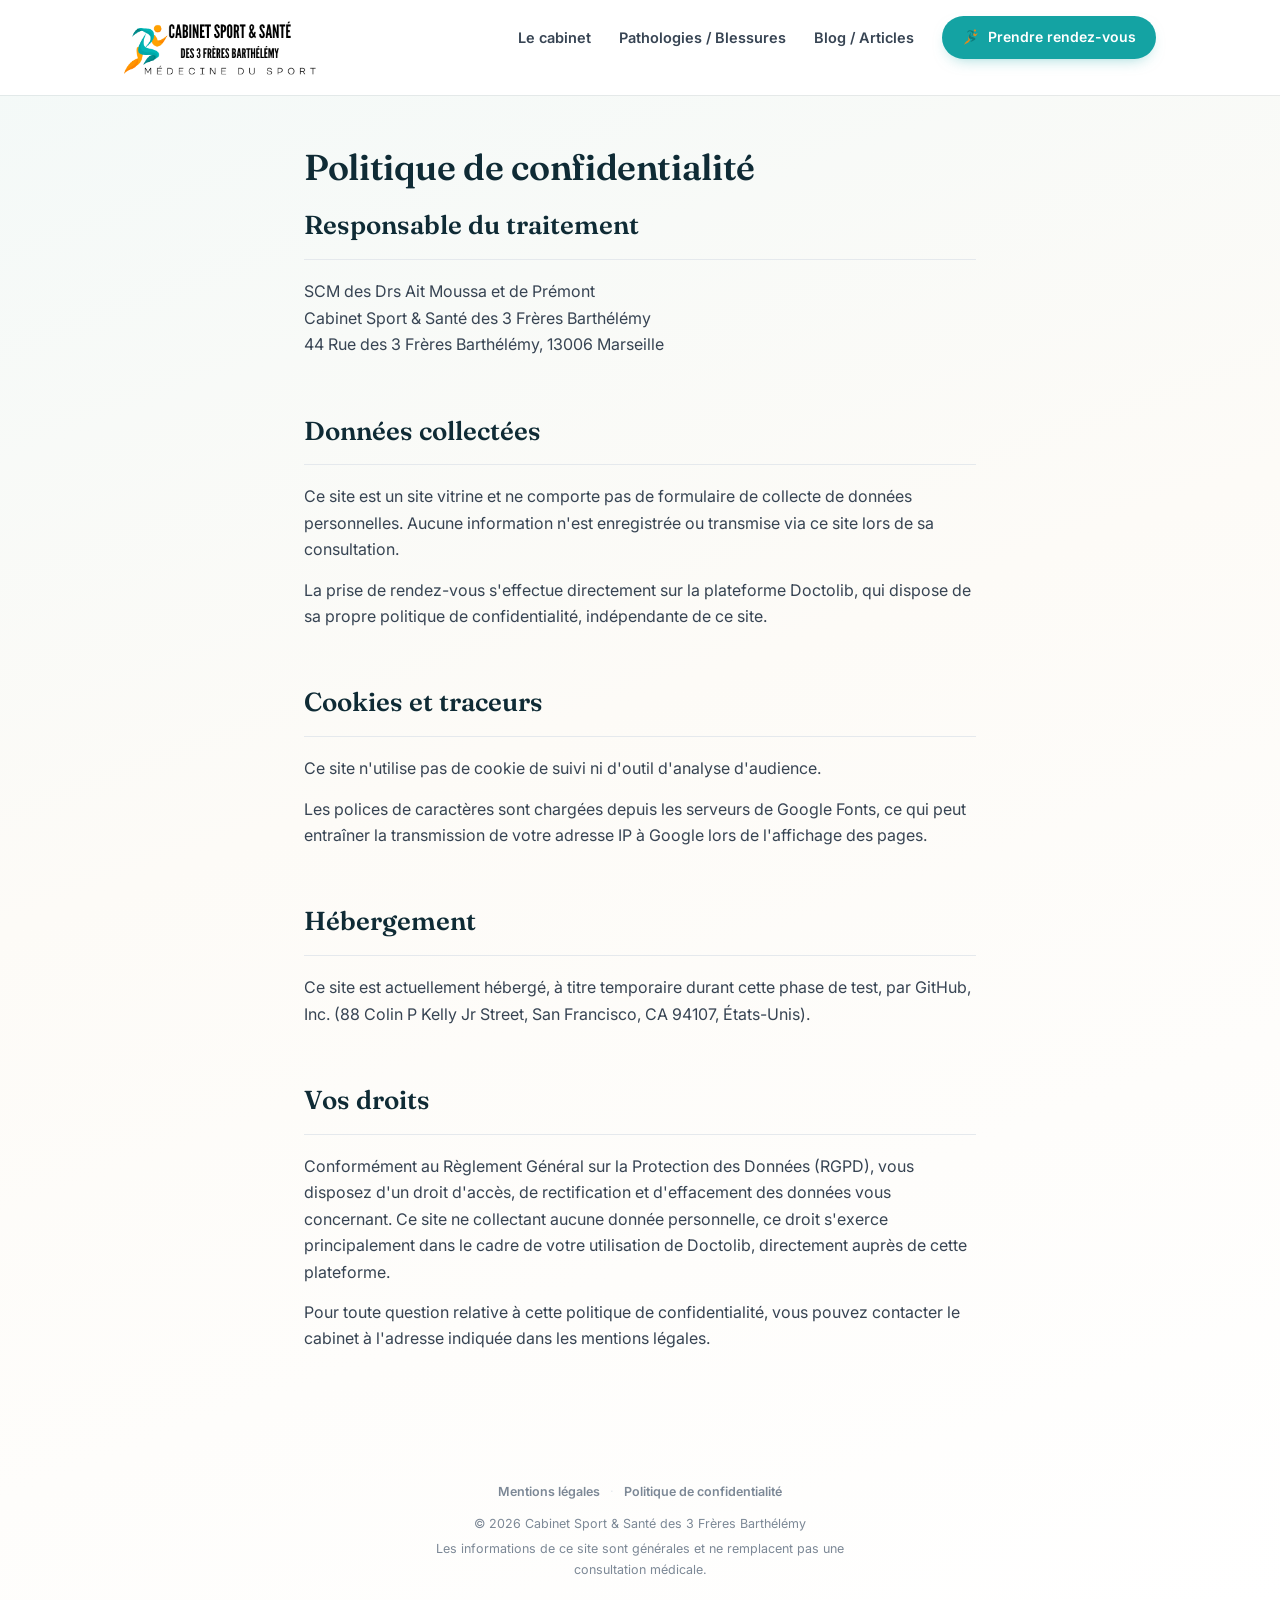
<file: politique-confidentialite.html>
<!DOCTYPE html>
<html lang="fr">
<head>
<meta charset="UTF-8">
<meta name="viewport" content="width=device-width, initial-scale=1.0">
<title>Politique de confidentialité - Cabinet Sport &amp; Santé des 3 Frères Barthélémy</title>
<meta name="description" content="Politique de confidentialité du site du Cabinet Sport & Santé des 3 Frères Barthélémy.">
<link rel="icon" type="image/png" href="assets/favicon.png">
<link rel="preconnect" href="https://fonts.googleapis.com">
<link rel="preconnect" href="https://fonts.gstatic.com" crossorigin>
<link href="https://fonts.googleapis.com/css2?family=Fraunces:opsz,wght@9..144,500;9..144,600&family=Inter:wght@400;500;600;700&display=swap" rel="stylesheet">
<link rel="stylesheet" href="style.css?v=2">
</head>
<body>

<header>
  <div class="nav-wrap">
    <a href="index.html" class="logo"><img src="assets/logo-header.png" alt="Cabinet Sport & Santé des 3 Frères Barthélémy"></a>
    <nav>
      <ul>
        <li><a href="cabinet.html">Le cabinet</a></li>
        <li><a href="pathologies.html">Pathologies / Blessures</a></li>
        <li><a href="traitements.html">Blog / Articles</a></li>
        <li><a href="cabinet.html#rendez-vous" class="nav-cta"><img src="assets/icon-mark.svg" alt="" width="18" height="18">Prendre rendez-vous</a></li>
      </ul>
    </nav>
  </div>
</header>

<main>
  <div class="container">
    <h1>Politique de confidentialité</h1>

    <h2>Responsable du traitement</h2>
    <p>
      SCM des Drs Ait Moussa et de Prémont<br>
      Cabinet Sport &amp; Santé des 3 Frères Barthélémy<br>
      44 Rue des 3 Frères Barthélémy, 13006 Marseille
    </p>

    <h2>Données collectées</h2>
    <p>Ce site est un site vitrine et ne comporte pas de formulaire de collecte de données personnelles. Aucune information n'est enregistrée ou transmise via ce site lors de sa consultation.</p>
    <p>La prise de rendez-vous s'effectue directement sur la plateforme Doctolib, qui dispose de sa propre politique de confidentialité, indépendante de ce site.</p>

    <h2>Cookies et traceurs</h2>
    <p>Ce site n'utilise pas de cookie de suivi ni d'outil d'analyse d'audience.</p>
    <p>Les polices de caractères sont chargées depuis les serveurs de Google Fonts, ce qui peut entraîner la transmission de votre adresse IP à Google lors de l'affichage des pages.</p>

    <h2>Hébergement</h2>
    <p>Ce site est actuellement hébergé, à titre temporaire durant cette phase de test, par GitHub, Inc. (88 Colin P Kelly Jr Street, San Francisco, CA 94107, États-Unis).</p>

    <h2>Vos droits</h2>
    <p>Conformément au Règlement Général sur la Protection des Données (RGPD), vous disposez d'un droit d'accès, de rectification et d'effacement des données vous concernant. Ce site ne collectant aucune donnée personnelle, ce droit s'exerce principalement dans le cadre de votre utilisation de Doctolib, directement auprès de cette plateforme.</p>
    <p>Pour toute question relative à cette politique de confidentialité, vous pouvez contacter le cabinet à l'adresse indiquée dans les mentions légales.</p>
  </div>
</main>

<footer>
  <div class="footer-links"><a href="mentions-legales.html">Mentions légales</a><span class="footer-sep">·</span><a href="politique-confidentialite.html">Politique de confidentialité</a></div>
  <p class="footer-copy">&copy; 2026 Cabinet Sport &amp; Santé des 3 Frères Barthélémy</p>
  <p class="footer-disclaimer">Les informations de ce site sont générales et ne remplacent pas une consultation médicale.</p>
</footer>

</body>
</html>
</file>
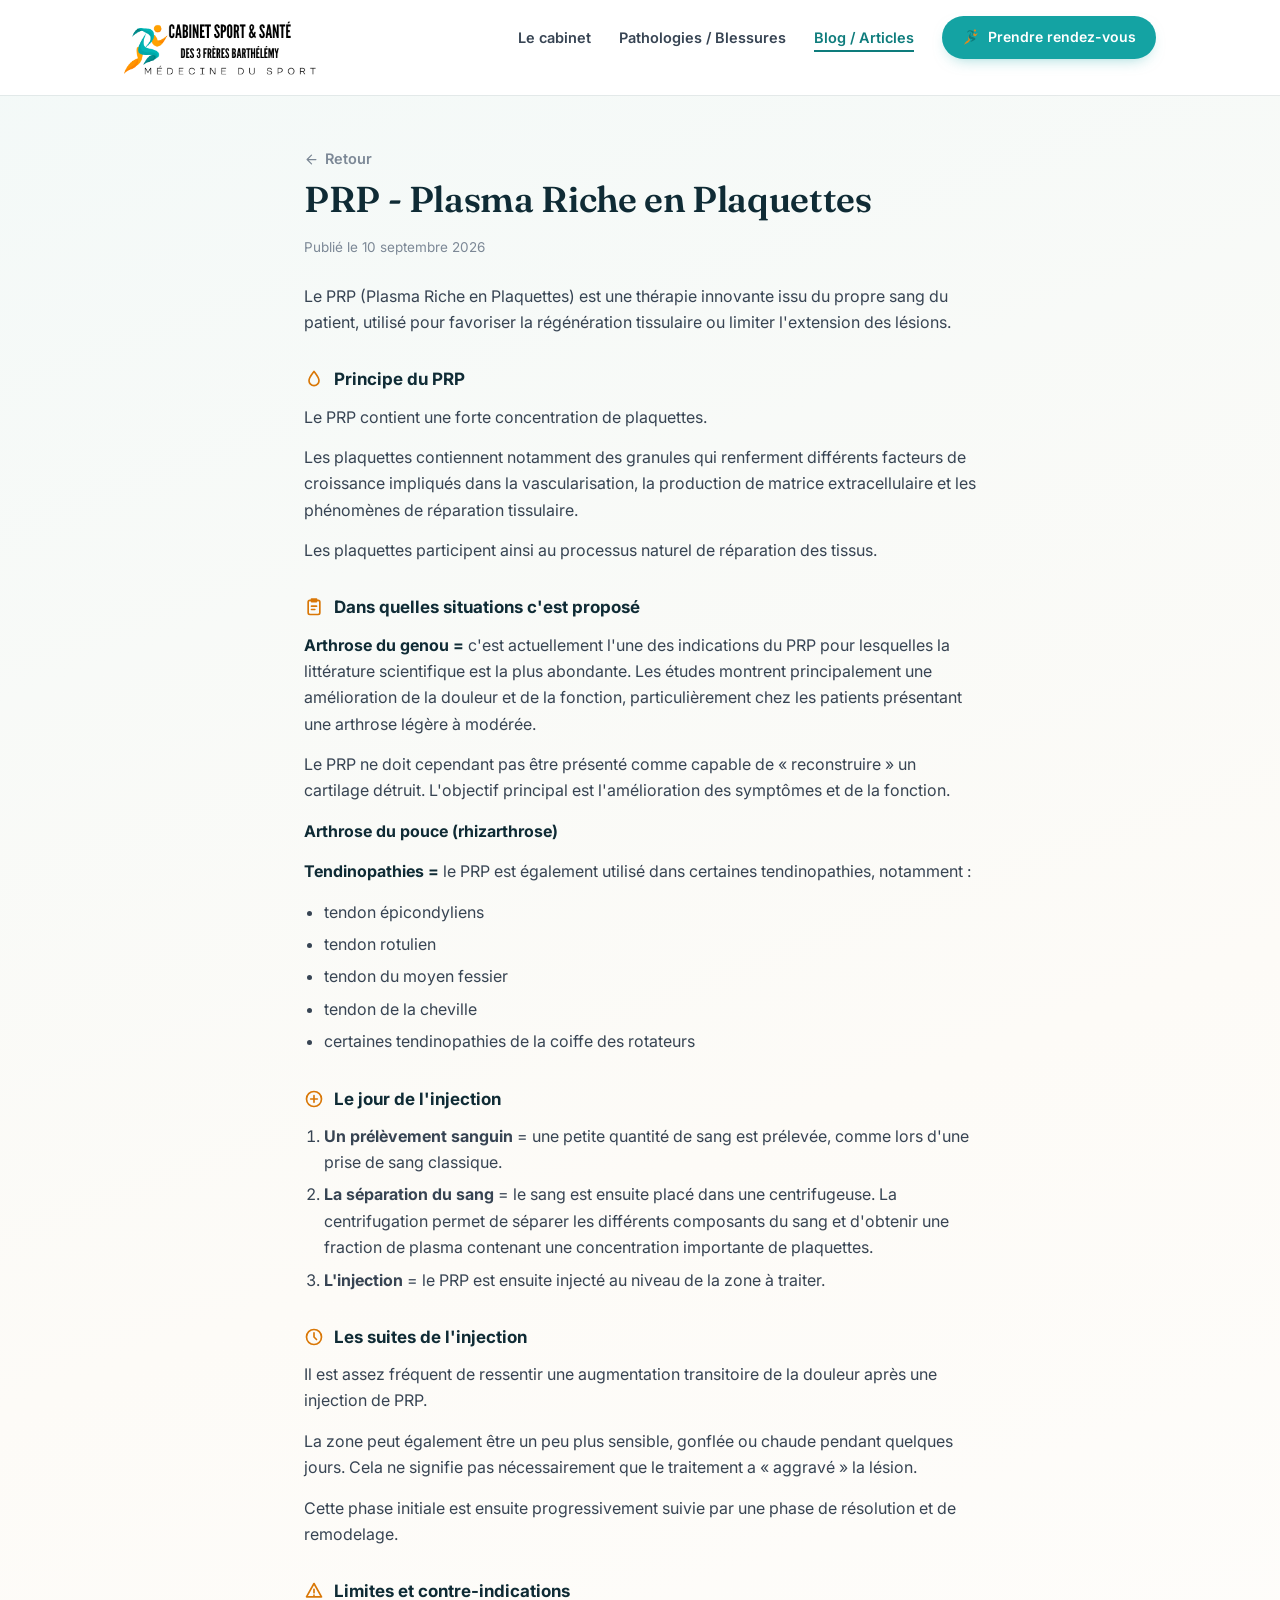
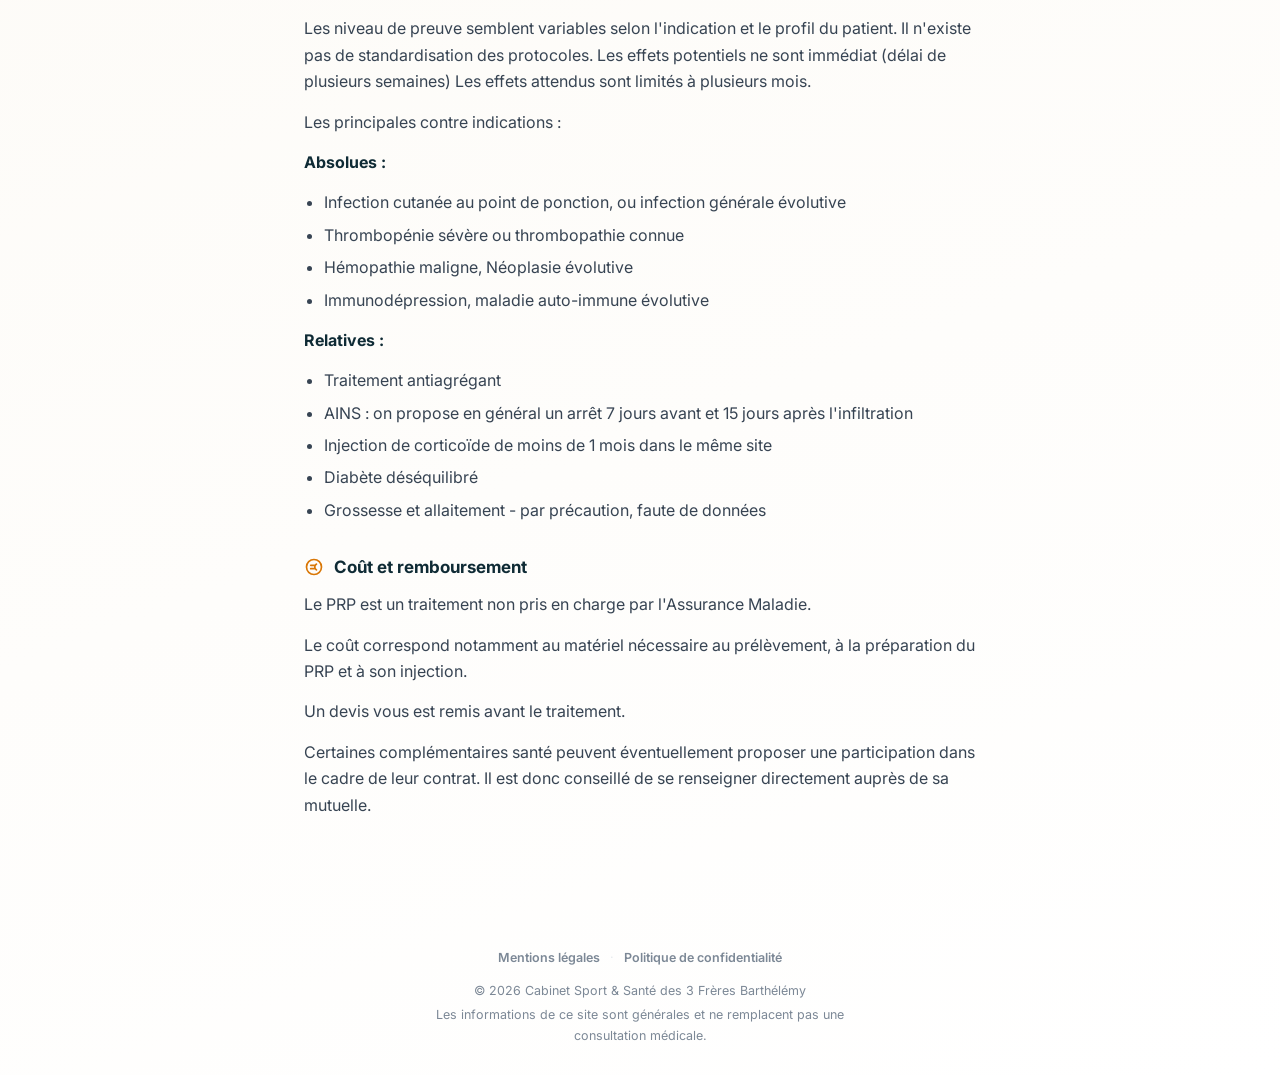
<file: prp.html>
<!DOCTYPE html>
<html lang="fr">
<head>
<meta charset="UTF-8">
<meta name="viewport" content="width=device-width, initial-scale=1.0">
<title>PRP - Cabinet Sport &amp; Santé des 3 Frères Barthélémy</title>
<meta name="description" content="Le PRP (plasma riche en plaquettes) : principe, indications, déroulement et contre-indications.">
<link rel="icon" type="image/png" href="assets/favicon.png">
<link rel="preconnect" href="https://fonts.googleapis.com">
<link rel="preconnect" href="https://fonts.gstatic.com" crossorigin>
<link href="https://fonts.googleapis.com/css2?family=Fraunces:opsz,wght@9..144,500;9..144,600&family=Inter:wght@400;500;600;700&display=swap" rel="stylesheet">
<link rel="stylesheet" href="style.css?v=2">
</head>
<body>

<header>
  <div class="nav-wrap">
    <a href="index.html" class="logo"><img src="assets/logo-header.png" alt="Cabinet Sport & Santé des 3 Frères Barthélémy"></a>
    <nav>
      <ul>
        <li><a href="cabinet.html">Le cabinet</a></li>
        <li><a href="pathologies.html">Pathologies / Blessures</a></li>
        <li><a href="traitements.html" class="active">Blog / Articles</a></li>
        <li><a href="cabinet.html#rendez-vous" class="nav-cta"><img src="assets/icon-mark.svg" alt="" width="18" height="18">Prendre rendez-vous</a></li>
      </ul>
    </nav>
  </div>
</header>

<main>
  <div class="container">
    <a class="back-link" href="traitements.html">
      <svg viewBox="0 0 24 24" fill="none" stroke="currentColor" stroke-width="2" stroke-linecap="round" stroke-linejoin="round"><path d="M19 12H5M12 19l-7-7 7-7"/></svg>
      Retour
    </a>

    <h1>PRP - Plasma Riche en Plaquettes</h1>
    <p class="article-date">Publié le 10 septembre 2026</p>

    <p>Le PRP (Plasma Riche en Plaquettes) est une thérapie innovante issu du propre sang du patient, utilisé pour favoriser la régénération tissulaire ou limiter l'extension des lésions.</p>

    <h3><svg viewBox="0 0 24 24" fill="none" stroke="currentColor" stroke-width="2" stroke-linecap="round" stroke-linejoin="round"><path d="M12 3c-3 4-6 7.5-6 11a6 6 0 0 0 12 0c0-3.5-3-7-6-11z"/></svg> Principe du PRP</h3>
    <p>Le PRP contient une forte concentration de plaquettes.</p>
    <p>Les plaquettes contiennent notamment des granules qui renferment différents facteurs de croissance impliqués dans la vascularisation, la production de matrice extracellulaire et les phénomènes de réparation tissulaire.</p>
    <p>Les plaquettes participent ainsi au processus naturel de réparation des tissus.</p>

    <h3><svg viewBox="0 0 24 24" fill="none" stroke="currentColor" stroke-width="2" stroke-linecap="round" stroke-linejoin="round"><rect x="5" y="4" width="14" height="17" rx="2"/><path d="M9 2.5h6v3H9z"/><path d="M9 11h6M9 15h4"/></svg> Dans quelles situations c'est proposé</h3>
    <p><strong>Arthrose du genou =</strong> c'est actuellement l'une des indications du PRP pour lesquelles la littérature scientifique est la plus abondante. Les études montrent principalement une amélioration de la douleur et de la fonction, particulièrement chez les patients présentant une arthrose légère à modérée.</p>
    <p>Le PRP ne doit cependant pas être présenté comme capable de « reconstruire » un cartilage détruit. L'objectif principal est l'amélioration des symptômes et de la fonction.</p>
    <p><strong>Arthrose du pouce (rhizarthrose)</strong></p>
    <p><strong>Tendinopathies =</strong> le PRP est également utilisé dans certaines tendinopathies, notamment :</p>
    <ul>
      <li>tendon épicondyliens</li>
      <li>tendon rotulien</li>
      <li>tendon du moyen fessier</li>
      <li>tendon de la cheville</li>
      <li>certaines tendinopathies de la coiffe des rotateurs</li>
    </ul>

    <h3><svg viewBox="0 0 24 24" fill="none" stroke="currentColor" stroke-width="2" stroke-linecap="round" stroke-linejoin="round"><circle cx="12" cy="12" r="9"/><path d="M12 8v8M8 12h8"/></svg> Le jour de l'injection</h3>
    <ol>
      <li><strong>Un prélèvement sanguin</strong> = une petite quantité de sang est prélevée, comme lors d'une prise de sang classique.</li>
      <li><strong>La séparation du sang</strong> = le sang est ensuite placé dans une centrifugeuse. La centrifugation permet de séparer les différents composants du sang et d'obtenir une fraction de plasma contenant une concentration importante de plaquettes.</li>
      <li><strong>L'injection</strong> = le PRP est ensuite injecté au niveau de la zone à traiter.</li>
    </ol>

    <h3><svg viewBox="0 0 24 24" fill="none" stroke="currentColor" stroke-width="2" stroke-linecap="round" stroke-linejoin="round"><circle cx="12" cy="12" r="9"/><path d="M12 7v5l3 3"/></svg> Les suites de l'injection</h3>
    <p>Il est assez fréquent de ressentir une augmentation transitoire de la douleur après une injection de PRP.</p>
    <p>La zone peut également être un peu plus sensible, gonflée ou chaude pendant quelques jours. Cela ne signifie pas nécessairement que le traitement a « aggravé » la lésion.</p>
    <p>Cette phase initiale est ensuite progressivement suivie par une phase de résolution et de remodelage.</p>

    <h3><svg viewBox="0 0 24 24" fill="none" stroke="currentColor" stroke-width="2" stroke-linecap="round" stroke-linejoin="round"><path d="M12 3l9 16H3L12 3z"/><path d="M12 10v4M12 17h.01"/></svg> Limites et contre-indications</h3>
    <p>Les niveau de preuve semblent variables selon l'indication et le profil du patient. Il n'existe pas de standardisation des protocoles. Les effets potentiels ne sont immédiat (délai de plusieurs semaines) Les effets attendus sont limités à plusieurs mois.</p>
    <p>Les principales contre indications :</p>
    <p><strong>Absolues :</strong></p>
    <ul>
      <li>Infection cutanée au point de ponction, ou infection générale évolutive</li>
      <li>Thrombopénie sévère ou thrombopathie connue</li>
      <li>Hémopathie maligne, Néoplasie évolutive</li>
      <li>Immunodépression, maladie auto-immune évolutive</li>
    </ul>
    <p><strong>Relatives :</strong></p>
    <ul>
      <li>Traitement antiagrégant</li>
      <li>AINS : on propose en général un arrêt 7 jours avant et 15 jours après l'infiltration</li>
      <li>Injection de corticoïde de moins de 1 mois dans le même site</li>
      <li>Diabète déséquilibré</li>
      <li>Grossesse et allaitement - par précaution, faute de données</li>
    </ul>

    <h3><svg viewBox="0 0 24 24" fill="none" stroke="currentColor" stroke-width="2" stroke-linecap="round" stroke-linejoin="round"><circle cx="12" cy="12" r="9"/><path d="M15 8.5a4 4 0 0 0 0 7M8 10h5M8 14h4"/></svg> Coût et remboursement</h3>
    <p>Le PRP est un traitement non pris en charge par l'Assurance Maladie.</p>
    <p>Le coût correspond notamment au matériel nécessaire au prélèvement, à la préparation du PRP et à son injection.</p>
    <p>Un devis vous est remis avant le traitement.</p>
    <p>Certaines complémentaires santé peuvent éventuellement proposer une participation dans le cadre de leur contrat. Il est donc conseillé de se renseigner directement auprès de sa mutuelle.</p>
  </div>
</main>

<footer>
  <div class="footer-links"><a href="mentions-legales.html">Mentions légales</a><span class="footer-sep">·</span><a href="politique-confidentialite.html">Politique de confidentialité</a></div>
  <p class="footer-copy">&copy; 2026 Cabinet Sport &amp; Santé des 3 Frères Barthélémy</p>
  <p class="footer-disclaimer">Les informations de ce site sont générales et ne remplacent pas une consultation médicale.</p>
</footer>

</body>
</html>
</file>
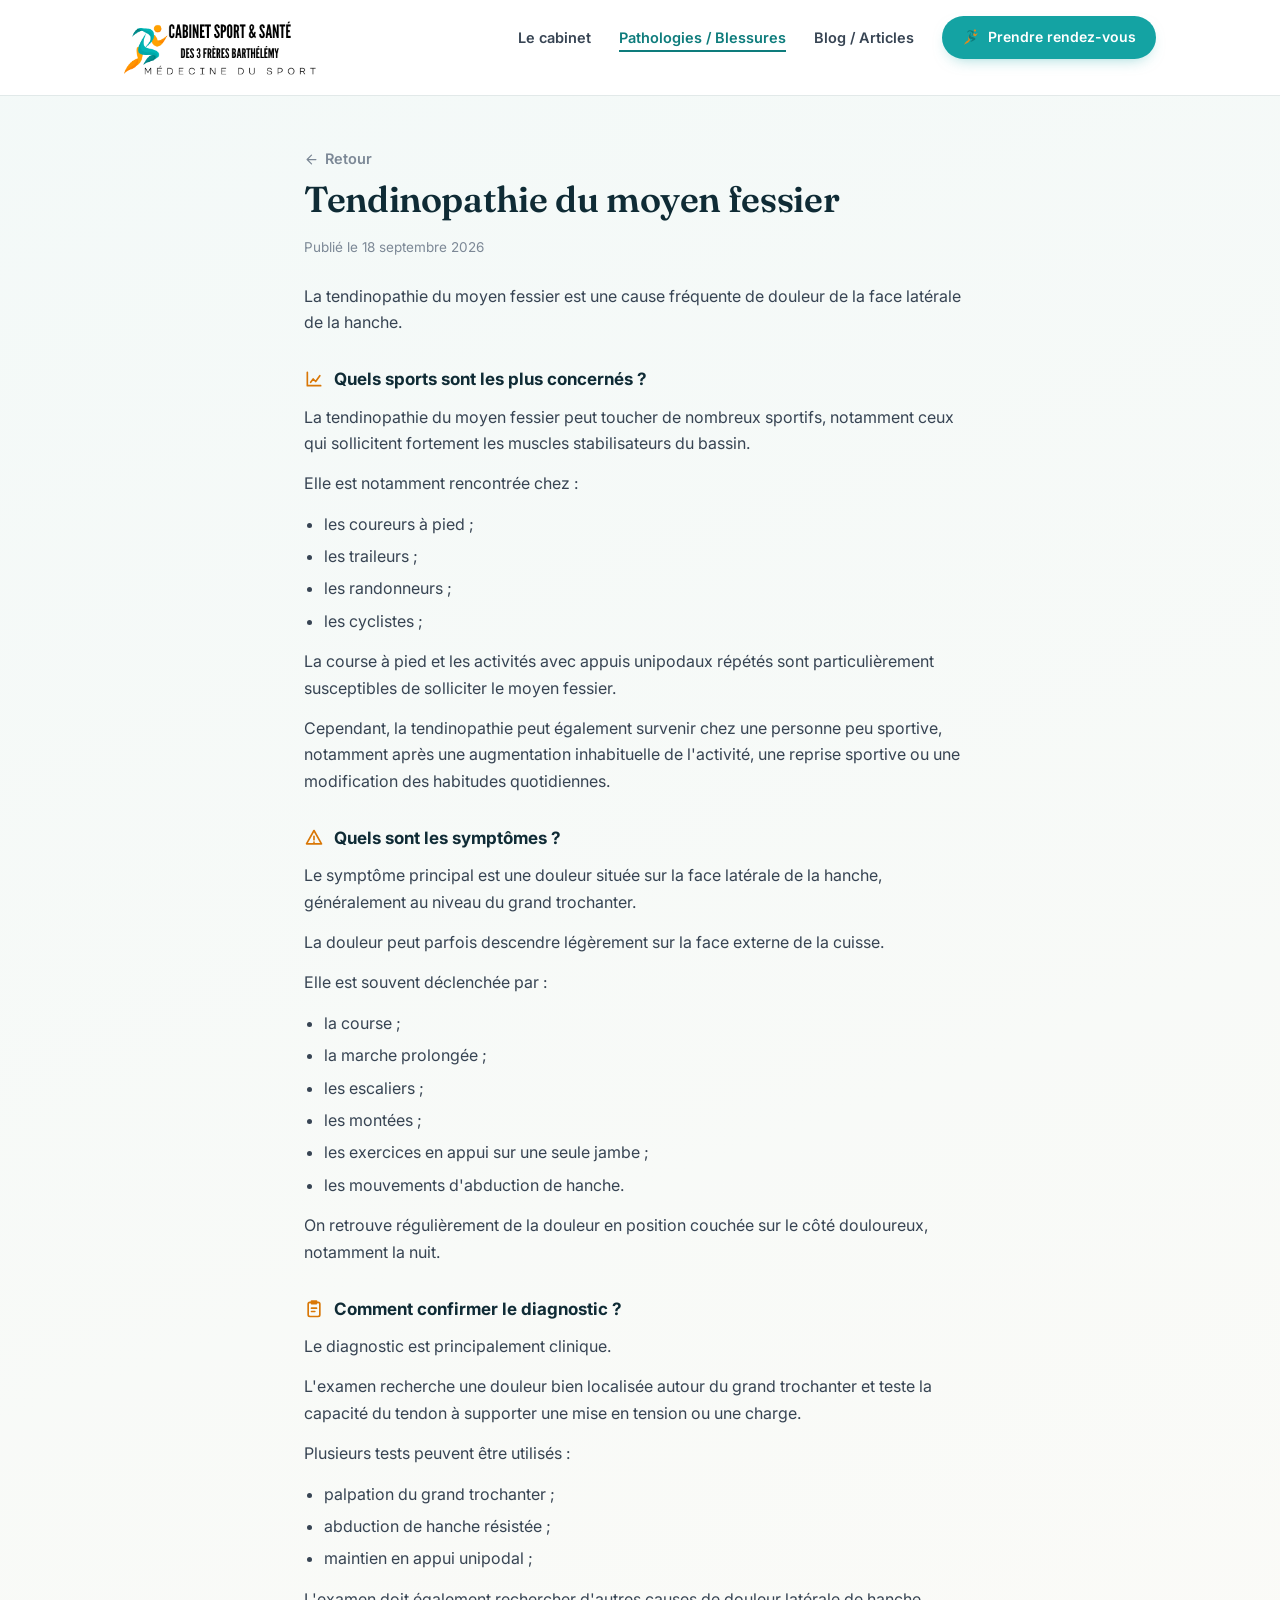
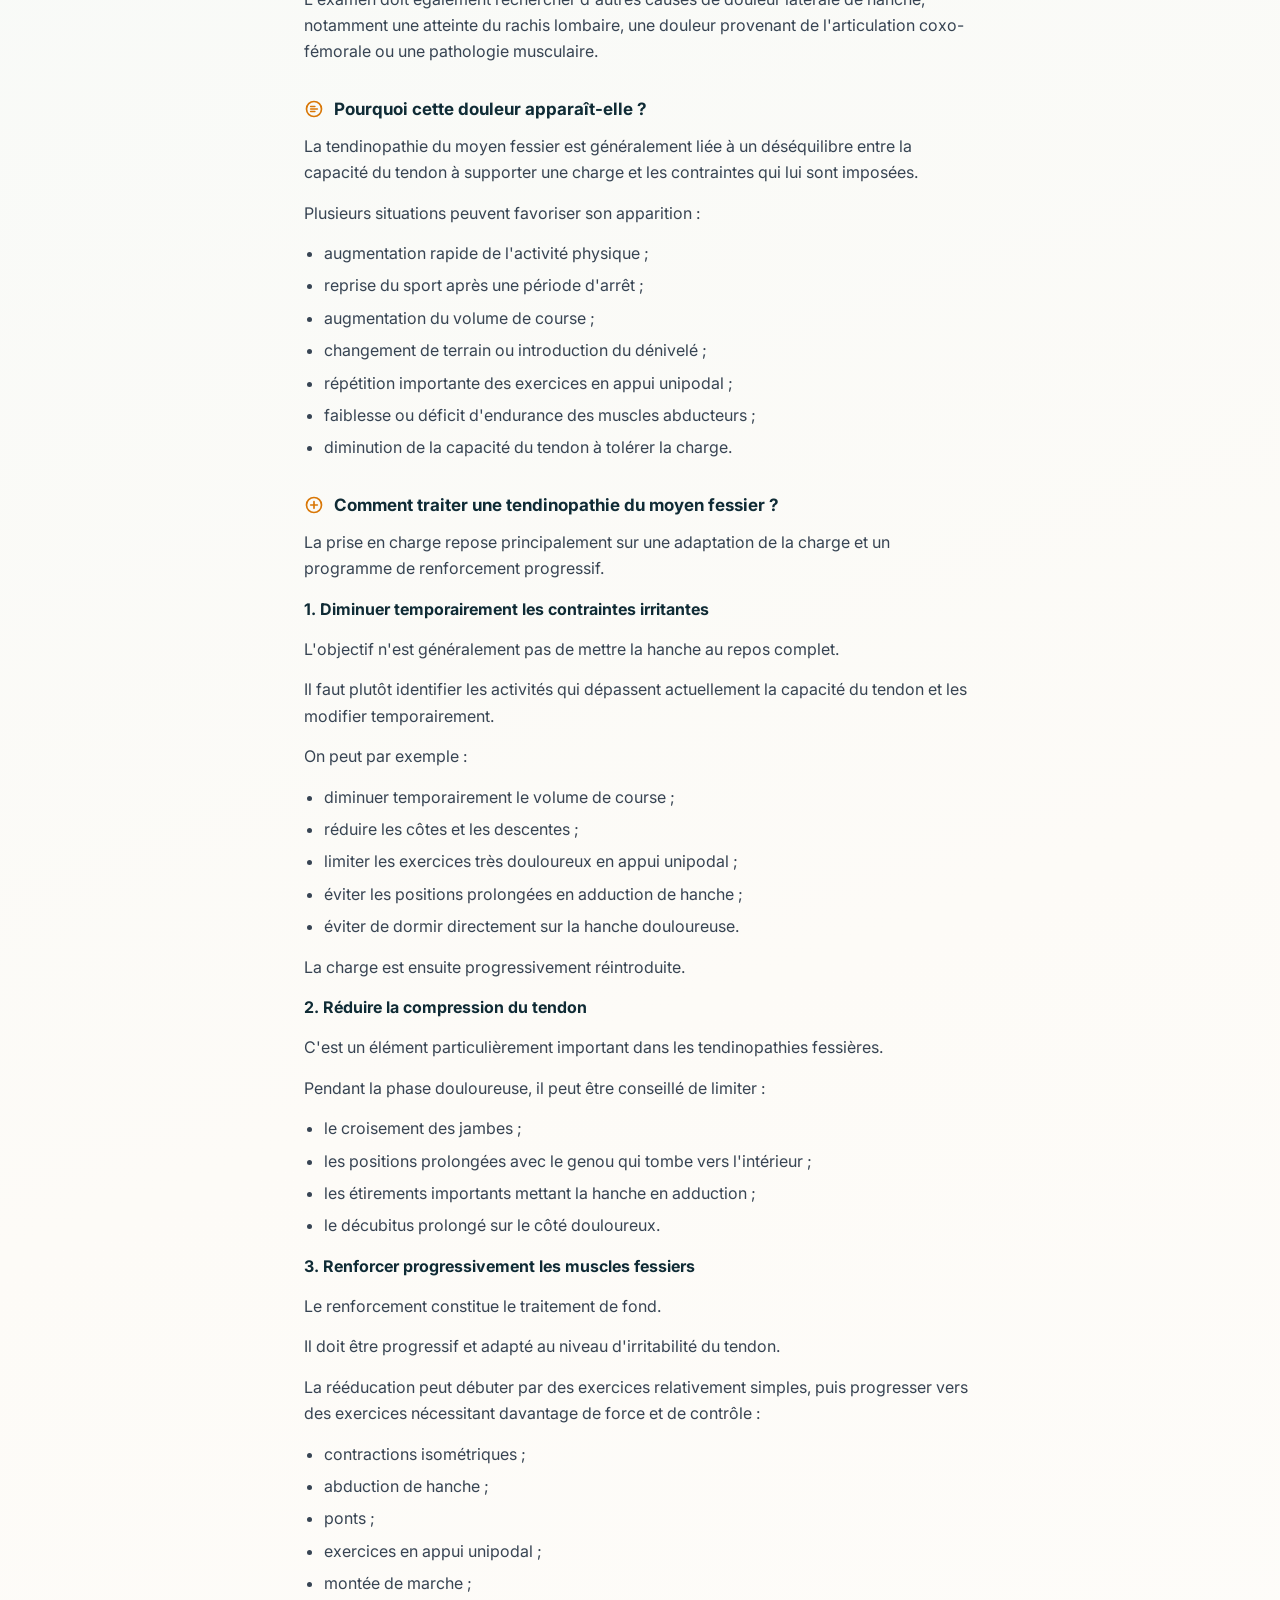
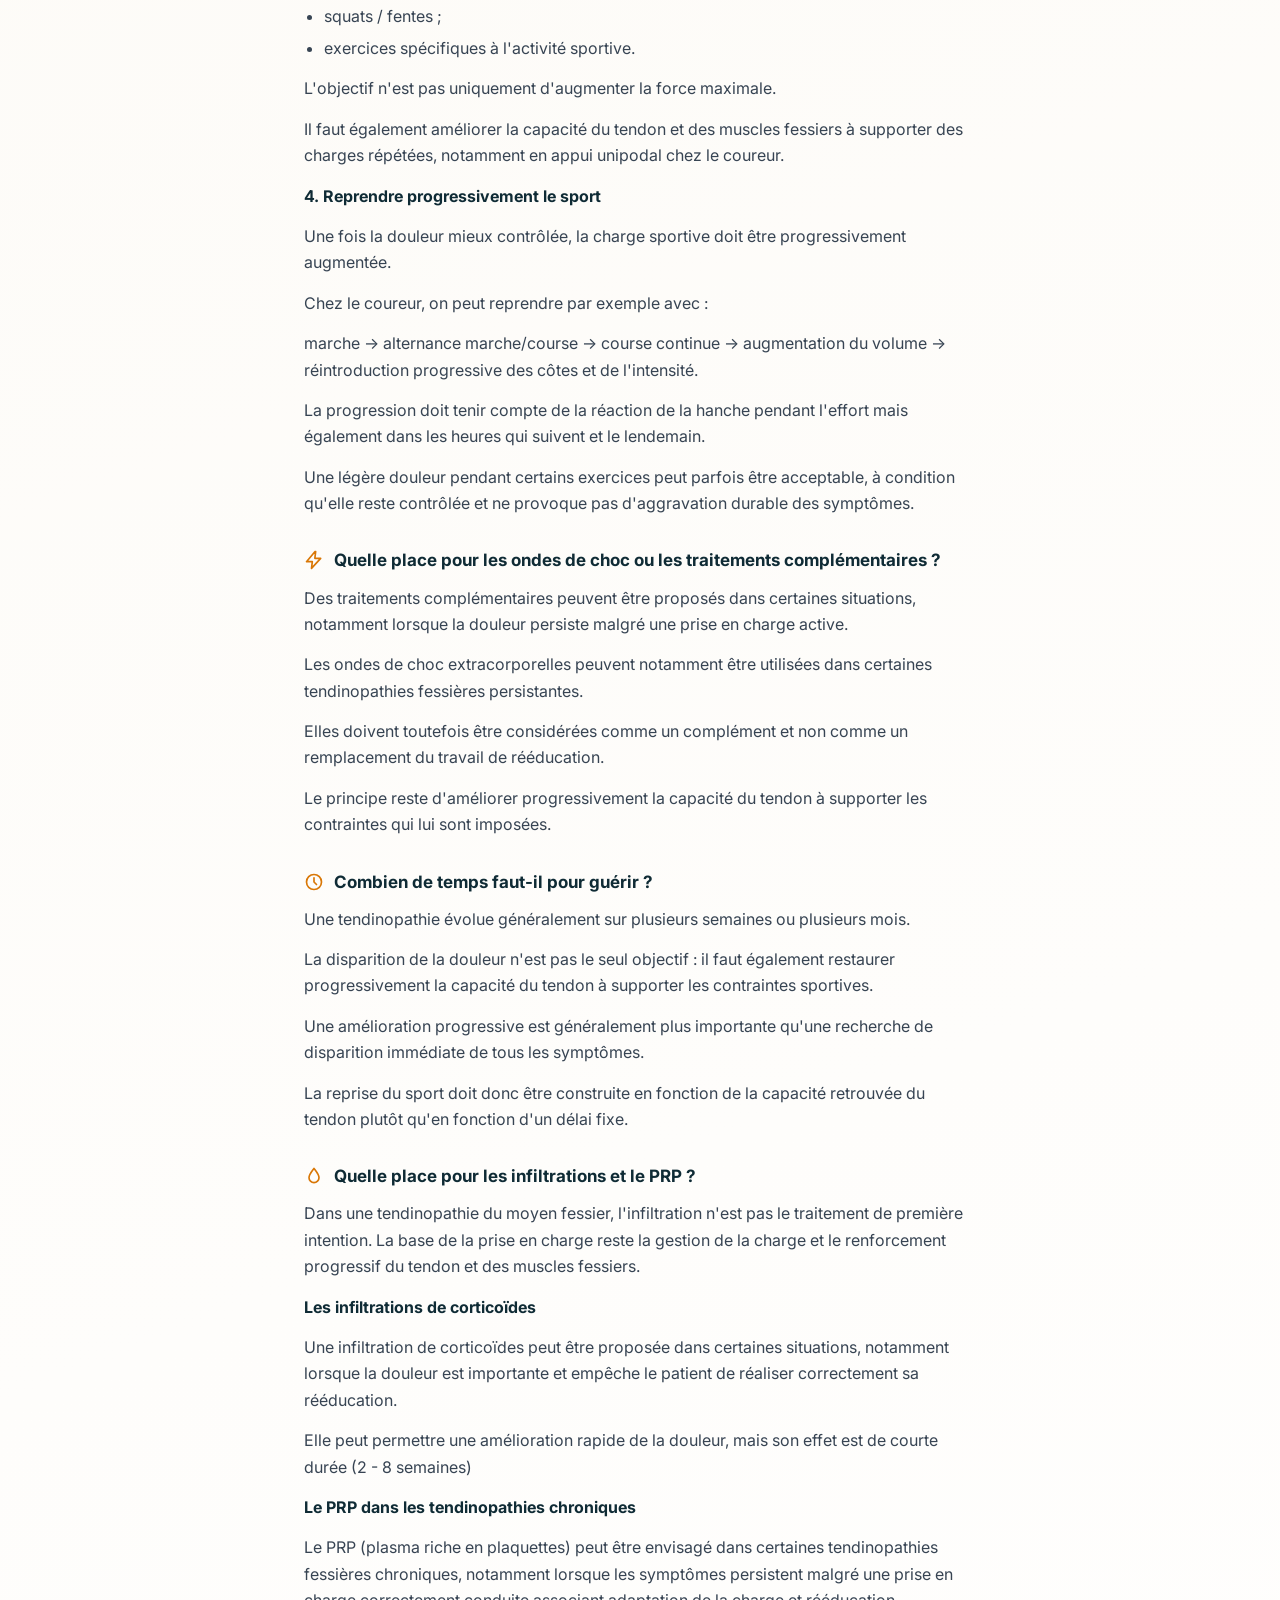
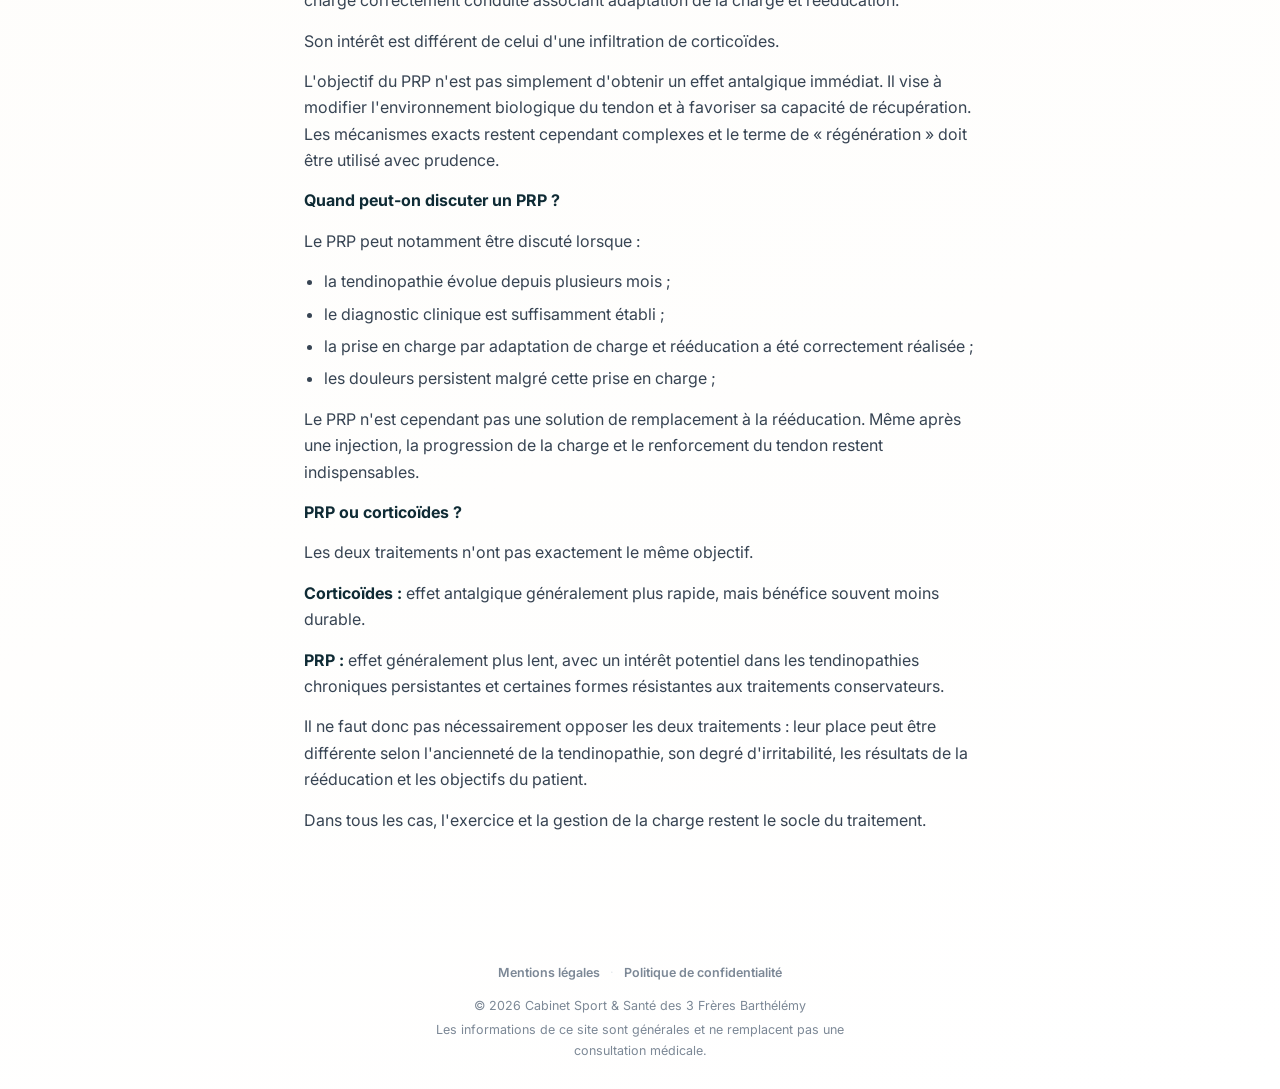
<file: tendinopathie-moyen-fessier.html>
<!DOCTYPE html>
<html lang="fr">
<head>
<meta charset="UTF-8">
<meta name="viewport" content="width=device-width, initial-scale=1.0">
<title>Tendinopathie du moyen fessier - Cabinet Sport &amp; Santé des 3 Frères Barthélémy</title>
<meta name="description" content="Tendinopathie du moyen fessier : symptômes, diagnostic, causes et prise en charge, place des infiltrations et du PRP.">
<link rel="icon" type="image/png" href="assets/favicon.png">
<link rel="preconnect" href="https://fonts.googleapis.com">
<link rel="preconnect" href="https://fonts.gstatic.com" crossorigin>
<link href="https://fonts.googleapis.com/css2?family=Fraunces:opsz,wght@9..144,500;9..144,600&family=Inter:wght@400;500;600;700&display=swap" rel="stylesheet">
<link rel="stylesheet" href="style.css?v=2">
</head>
<body>

<header>
  <div class="nav-wrap">
    <a href="index.html" class="logo"><img src="assets/logo-header.png" alt="Cabinet Sport & Santé des 3 Frères Barthélémy"></a>
    <nav>
      <ul>
        <li><a href="cabinet.html">Le cabinet</a></li>
        <li><a href="pathologies.html" class="active">Pathologies / Blessures</a></li>
        <li><a href="traitements.html">Blog / Articles</a></li>
        <li><a href="cabinet.html#rendez-vous" class="nav-cta"><img src="assets/icon-mark.svg" alt="" width="18" height="18">Prendre rendez-vous</a></li>
      </ul>
    </nav>
  </div>
</header>

<main>
  <div class="container">
    <a class="back-link" href="pathologies.html">
      <svg viewBox="0 0 24 24" fill="none" stroke="currentColor" stroke-width="2" stroke-linecap="round" stroke-linejoin="round"><path d="M19 12H5M12 19l-7-7 7-7"/></svg>
      Retour
    </a>

    <h1>Tendinopathie du moyen fessier</h1>
    <p class="article-date">Publié le 18 septembre 2026</p>

    <p>La tendinopathie du moyen fessier est une cause fréquente de douleur de la face latérale de la hanche.</p>

    <h3><svg viewBox="0 0 24 24" fill="none" stroke="currentColor" stroke-width="2" stroke-linecap="round" stroke-linejoin="round"><path d="M4 4v16h16M8 16l3-4 3 3 5-7"/></svg> Quels sports sont les plus concernés ?</h3>
    <p>La tendinopathie du moyen fessier peut toucher de nombreux sportifs, notamment ceux qui sollicitent fortement les muscles stabilisateurs du bassin.</p>
    <p>Elle est notamment rencontrée chez :</p>
    <ul>
      <li>les coureurs à pied ;</li>
      <li>les traileurs ;</li>
      <li>les randonneurs ;</li>
      <li>les cyclistes ;</li>
    </ul>
    <p>La course à pied et les activités avec appuis unipodaux répétés sont particulièrement susceptibles de solliciter le moyen fessier.</p>
    <p>Cependant, la tendinopathie peut également survenir chez une personne peu sportive, notamment après une augmentation inhabituelle de l'activité, une reprise sportive ou une modification des habitudes quotidiennes.</p>

    <h3><svg viewBox="0 0 24 24" fill="none" stroke="currentColor" stroke-width="2" stroke-linecap="round" stroke-linejoin="round"><path d="M12 3l9 16H3L12 3z"/><path d="M12 10v4M12 17h.01"/></svg> Quels sont les symptômes ?</h3>
    <p>Le symptôme principal est une douleur située sur la face latérale de la hanche, généralement au niveau du grand trochanter.</p>
    <p>La douleur peut parfois descendre légèrement sur la face externe de la cuisse.</p>
    <p>Elle est souvent déclenchée par :</p>
    <ul>
      <li>la course ;</li>
      <li>la marche prolongée ;</li>
      <li>les escaliers ;</li>
      <li>les montées ;</li>
      <li>les exercices en appui sur une seule jambe ;</li>
      <li>les mouvements d'abduction de hanche.</li>
    </ul>
    <p>On retrouve régulièrement de la douleur en position couchée sur le côté douloureux, notamment la nuit.</p>

    <h3><svg viewBox="0 0 24 24" fill="none" stroke="currentColor" stroke-width="2" stroke-linecap="round" stroke-linejoin="round"><rect x="5" y="4" width="14" height="17" rx="2"/><path d="M9 2.5h6v3H9z"/><path d="M9 11h6M9 15h4"/></svg> Comment confirmer le diagnostic ?</h3>
    <p>Le diagnostic est principalement clinique.</p>
    <p>L'examen recherche une douleur bien localisée autour du grand trochanter et teste la capacité du tendon à supporter une mise en tension ou une charge.</p>
    <p>Plusieurs tests peuvent être utilisés :</p>
    <ul>
      <li>palpation du grand trochanter ;</li>
      <li>abduction de hanche résistée ;</li>
      <li>maintien en appui unipodal ;</li>
    </ul>
    <p>L'examen doit également rechercher d'autres causes de douleur latérale de hanche, notamment une atteinte du rachis lombaire, une douleur provenant de l'articulation coxo-fémorale ou une pathologie musculaire.</p>

    <h3><svg viewBox="0 0 24 24" fill="none" stroke="currentColor" stroke-width="2" stroke-linecap="round" stroke-linejoin="round"><circle cx="12" cy="12" r="9"/><path d="M8 12h8M8 9h5M8 15h5"/></svg> Pourquoi cette douleur apparaît-elle ?</h3>
    <p>La tendinopathie du moyen fessier est généralement liée à un déséquilibre entre la capacité du tendon à supporter une charge et les contraintes qui lui sont imposées.</p>
    <p>Plusieurs situations peuvent favoriser son apparition :</p>
    <ul>
      <li>augmentation rapide de l'activité physique ;</li>
      <li>reprise du sport après une période d'arrêt ;</li>
      <li>augmentation du volume de course ;</li>
      <li>changement de terrain ou introduction du dénivelé ;</li>
      <li>répétition importante des exercices en appui unipodal ;</li>
      <li>faiblesse ou déficit d'endurance des muscles abducteurs ;</li>
      <li>diminution de la capacité du tendon à tolérer la charge.</li>
    </ul>

    <h3><svg viewBox="0 0 24 24" fill="none" stroke="currentColor" stroke-width="2" stroke-linecap="round" stroke-linejoin="round"><circle cx="12" cy="12" r="9"/><path d="M12 8v8M8 12h8"/></svg> Comment traiter une tendinopathie du moyen fessier ?</h3>
    <p>La prise en charge repose principalement sur une adaptation de la charge et un programme de renforcement progressif.</p>

    <p><strong>1. Diminuer temporairement les contraintes irritantes</strong></p>
    <p>L'objectif n'est généralement pas de mettre la hanche au repos complet.</p>
    <p>Il faut plutôt identifier les activités qui dépassent actuellement la capacité du tendon et les modifier temporairement.</p>
    <p>On peut par exemple :</p>
    <ul>
      <li>diminuer temporairement le volume de course ;</li>
      <li>réduire les côtes et les descentes ;</li>
      <li>limiter les exercices très douloureux en appui unipodal ;</li>
      <li>éviter les positions prolongées en adduction de hanche ;</li>
      <li>éviter de dormir directement sur la hanche douloureuse.</li>
    </ul>
    <p>La charge est ensuite progressivement réintroduite.</p>

    <p><strong>2. Réduire la compression du tendon</strong></p>
    <p>C'est un élément particulièrement important dans les tendinopathies fessières.</p>
    <p>Pendant la phase douloureuse, il peut être conseillé de limiter :</p>
    <ul>
      <li>le croisement des jambes ;</li>
      <li>les positions prolongées avec le genou qui tombe vers l'intérieur ;</li>
      <li>les étirements importants mettant la hanche en adduction ;</li>
      <li>le décubitus prolongé sur le côté douloureux.</li>
    </ul>

    <p><strong>3. Renforcer progressivement les muscles fessiers</strong></p>
    <p>Le renforcement constitue le traitement de fond.</p>
    <p>Il doit être progressif et adapté au niveau d'irritabilité du tendon.</p>
    <p>La rééducation peut débuter par des exercices relativement simples, puis progresser vers des exercices nécessitant davantage de force et de contrôle :</p>
    <ul>
      <li>contractions isométriques ;</li>
      <li>abduction de hanche ;</li>
      <li>ponts ;</li>
      <li>exercices en appui unipodal ;</li>
      <li>montée de marche ;</li>
      <li>squats / fentes ;</li>
      <li>exercices spécifiques à l'activité sportive.</li>
    </ul>
    <p>L'objectif n'est pas uniquement d'augmenter la force maximale.</p>
    <p>Il faut également améliorer la capacité du tendon et des muscles fessiers à supporter des charges répétées, notamment en appui unipodal chez le coureur.</p>

    <p><strong>4. Reprendre progressivement le sport</strong></p>
    <p>Une fois la douleur mieux contrôlée, la charge sportive doit être progressivement augmentée.</p>
    <p>Chez le coureur, on peut reprendre par exemple avec :</p>
    <p>marche → alternance marche/course → course continue → augmentation du volume → réintroduction progressive des côtes et de l'intensité.</p>
    <p>La progression doit tenir compte de la réaction de la hanche pendant l'effort mais également dans les heures qui suivent et le lendemain.</p>
    <p>Une légère douleur pendant certains exercices peut parfois être acceptable, à condition qu'elle reste contrôlée et ne provoque pas d'aggravation durable des symptômes.</p>

    <h3><svg viewBox="0 0 24 24" fill="none" stroke="currentColor" stroke-width="2" stroke-linecap="round" stroke-linejoin="round"><path d="M13 2L3 14h7l-1 8 11-12h-7l1-8z"/></svg> Quelle place pour les ondes de choc ou les traitements complémentaires ?</h3>
    <p>Des traitements complémentaires peuvent être proposés dans certaines situations, notamment lorsque la douleur persiste malgré une prise en charge active.</p>
    <p>Les ondes de choc extracorporelles peuvent notamment être utilisées dans certaines tendinopathies fessières persistantes.</p>
    <p>Elles doivent toutefois être considérées comme un complément et non comme un remplacement du travail de rééducation.</p>
    <p>Le principe reste d'améliorer progressivement la capacité du tendon à supporter les contraintes qui lui sont imposées.</p>

    <h3><svg viewBox="0 0 24 24" fill="none" stroke="currentColor" stroke-width="2" stroke-linecap="round" stroke-linejoin="round"><circle cx="12" cy="12" r="9"/><path d="M12 7v5l3 3"/></svg> Combien de temps faut-il pour guérir ?</h3>
    <p>Une tendinopathie évolue généralement sur plusieurs semaines ou plusieurs mois.</p>
    <p>La disparition de la douleur n'est pas le seul objectif : il faut également restaurer progressivement la capacité du tendon à supporter les contraintes sportives.</p>
    <p>Une amélioration progressive est généralement plus importante qu'une recherche de disparition immédiate de tous les symptômes.</p>
    <p>La reprise du sport doit donc être construite en fonction de la capacité retrouvée du tendon plutôt qu'en fonction d'un délai fixe.</p>

    <h3><svg viewBox="0 0 24 24" fill="none" stroke="currentColor" stroke-width="2" stroke-linecap="round" stroke-linejoin="round"><path d="M12 3c-3 4-6 7.5-6 11a6 6 0 0 0 12 0c0-3.5-3-7-6-11z"/></svg> Quelle place pour les infiltrations et le PRP ?</h3>
    <p>Dans une tendinopathie du moyen fessier, l'infiltration n'est pas le traitement de première intention. La base de la prise en charge reste la gestion de la charge et le renforcement progressif du tendon et des muscles fessiers.</p>

    <p><strong>Les infiltrations de corticoïdes</strong></p>
    <p>Une infiltration de corticoïdes peut être proposée dans certaines situations, notamment lorsque la douleur est importante et empêche le patient de réaliser correctement sa rééducation.</p>
    <p>Elle peut permettre une amélioration rapide de la douleur, mais son effet est de courte durée (2 - 8 semaines)</p>

    <p><strong>Le PRP dans les tendinopathies chroniques</strong></p>
    <p>Le PRP (plasma riche en plaquettes) peut être envisagé dans certaines tendinopathies fessières chroniques, notamment lorsque les symptômes persistent malgré une prise en charge correctement conduite associant adaptation de la charge et rééducation.</p>
    <p>Son intérêt est différent de celui d'une infiltration de corticoïdes.</p>
    <p>L'objectif du PRP n'est pas simplement d'obtenir un effet antalgique immédiat. Il vise à modifier l'environnement biologique du tendon et à favoriser sa capacité de récupération. Les mécanismes exacts restent cependant complexes et le terme de « régénération » doit être utilisé avec prudence.</p>

    <p><strong>Quand peut-on discuter un PRP ?</strong></p>
    <p>Le PRP peut notamment être discuté lorsque :</p>
    <ul>
      <li>la tendinopathie évolue depuis plusieurs mois ;</li>
      <li>le diagnostic clinique est suffisamment établi ;</li>
      <li>la prise en charge par adaptation de charge et rééducation a été correctement réalisée ;</li>
      <li>les douleurs persistent malgré cette prise en charge ;</li>
    </ul>
    <p>Le PRP n'est cependant pas une solution de remplacement à la rééducation. Même après une injection, la progression de la charge et le renforcement du tendon restent indispensables.</p>

    <p><strong>PRP ou corticoïdes ?</strong></p>
    <p>Les deux traitements n'ont pas exactement le même objectif.</p>
    <p><strong>Corticoïdes :</strong> effet antalgique généralement plus rapide, mais bénéfice souvent moins durable.</p>
    <p><strong>PRP :</strong> effet généralement plus lent, avec un intérêt potentiel dans les tendinopathies chroniques persistantes et certaines formes résistantes aux traitements conservateurs.</p>
    <p>Il ne faut donc pas nécessairement opposer les deux traitements : leur place peut être différente selon l'ancienneté de la tendinopathie, son degré d'irritabilité, les résultats de la rééducation et les objectifs du patient.</p>
    <p>Dans tous les cas, l'exercice et la gestion de la charge restent le socle du traitement.</p>
  </div>
</main>

<footer>
  <div class="footer-links"><a href="mentions-legales.html">Mentions légales</a><span class="footer-sep">·</span><a href="politique-confidentialite.html">Politique de confidentialité</a></div>
  <p class="footer-copy">&copy; 2026 Cabinet Sport &amp; Santé des 3 Frères Barthélémy</p>
  <p class="footer-disclaimer">Les informations de ce site sont générales et ne remplacent pas une consultation médicale.</p>
</footer>

</body>
</html>
</file>
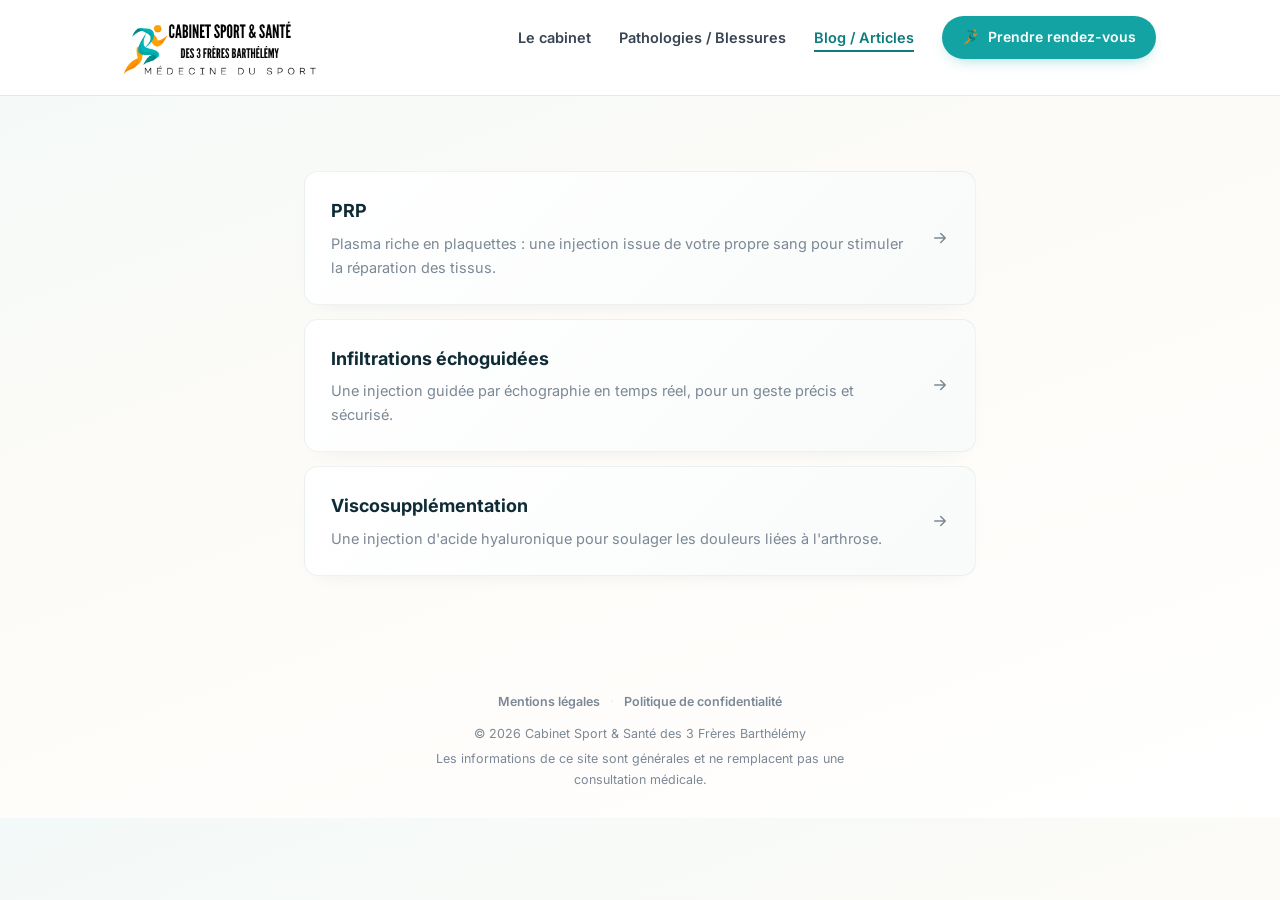
<file: traitements.html>
<!DOCTYPE html>
<html lang="fr">
<head>
<meta charset="UTF-8">
<meta name="viewport" content="width=device-width, initial-scale=1.0">
<title>Traitements - Cabinet Sport &amp; Santé des 3 Frères Barthélémy</title>
<meta name="description" content="PRP et infiltrations échoguidées au Cabinet Sport & Santé des 3 Frères Barthélémy.">
<link rel="icon" type="image/png" href="assets/favicon.png">
<link rel="preconnect" href="https://fonts.googleapis.com">
<link rel="preconnect" href="https://fonts.gstatic.com" crossorigin>
<link href="https://fonts.googleapis.com/css2?family=Fraunces:opsz,wght@9..144,500;9..144,600&family=Inter:wght@400;500;600;700&display=swap" rel="stylesheet">
<link rel="stylesheet" href="style.css?v=2">
</head>
<body>

<header>
  <div class="nav-wrap">
    <a href="index.html" class="logo"><img src="assets/logo-header.png" alt="Cabinet Sport & Santé des 3 Frères Barthélémy"></a>
    <nav>
      <ul>
        <li><a href="cabinet.html">Le cabinet</a></li>
        <li><a href="pathologies.html">Pathologies / Blessures</a></li>
        <li><a href="traitements.html" class="active">Blog / Articles</a></li>
        <li><a href="cabinet.html#rendez-vous" class="nav-cta"><img src="assets/icon-mark.svg" alt="" width="18" height="18">Prendre rendez-vous</a></li>
      </ul>
    </nav>
  </div>
</header>

<main>
  <div class="container">
    <div class="card-list">
      <a class="card-link" href="prp.html">
        <div class="card-text">
          <h2>PRP</h2>
          <p>Plasma riche en plaquettes : une injection issue de votre propre sang pour stimuler la réparation des tissus.</p>
        </div>
        <svg class="card-arrow" viewBox="0 0 24 24" fill="none" stroke="currentColor" stroke-width="2" stroke-linecap="round" stroke-linejoin="round"><path d="M5 12h14M13 6l6 6-6 6"/></svg>
      </a>
      <a class="card-link" href="infiltrations.html">
        <div class="card-text">
          <h2>Infiltrations échoguidées</h2>
          <p>Une injection guidée par échographie en temps réel, pour un geste précis et sécurisé.</p>
        </div>
        <svg class="card-arrow" viewBox="0 0 24 24" fill="none" stroke="currentColor" stroke-width="2" stroke-linecap="round" stroke-linejoin="round"><path d="M5 12h14M13 6l6 6-6 6"/></svg>
      </a>
      <a class="card-link" href="viscosupplementation.html">
        <div class="card-text">
          <h2>Viscosupplémentation</h2>
          <p>Une injection d'acide hyaluronique pour soulager les douleurs liées à l'arthrose.</p>
        </div>
        <svg class="card-arrow" viewBox="0 0 24 24" fill="none" stroke="currentColor" stroke-width="2" stroke-linecap="round" stroke-linejoin="round"><path d="M5 12h14M13 6l6 6-6 6"/></svg>
      </a>
    </div>
  </div>
</main>

<footer>
  <div class="footer-links"><a href="mentions-legales.html">Mentions légales</a><span class="footer-sep">·</span><a href="politique-confidentialite.html">Politique de confidentialité</a></div>
  <p class="footer-copy">&copy; 2026 Cabinet Sport &amp; Santé des 3 Frères Barthélémy</p>
  <p class="footer-disclaimer">Les informations de ce site sont générales et ne remplacent pas une consultation médicale.</p>
</footer>

</body>
</html>
</file>
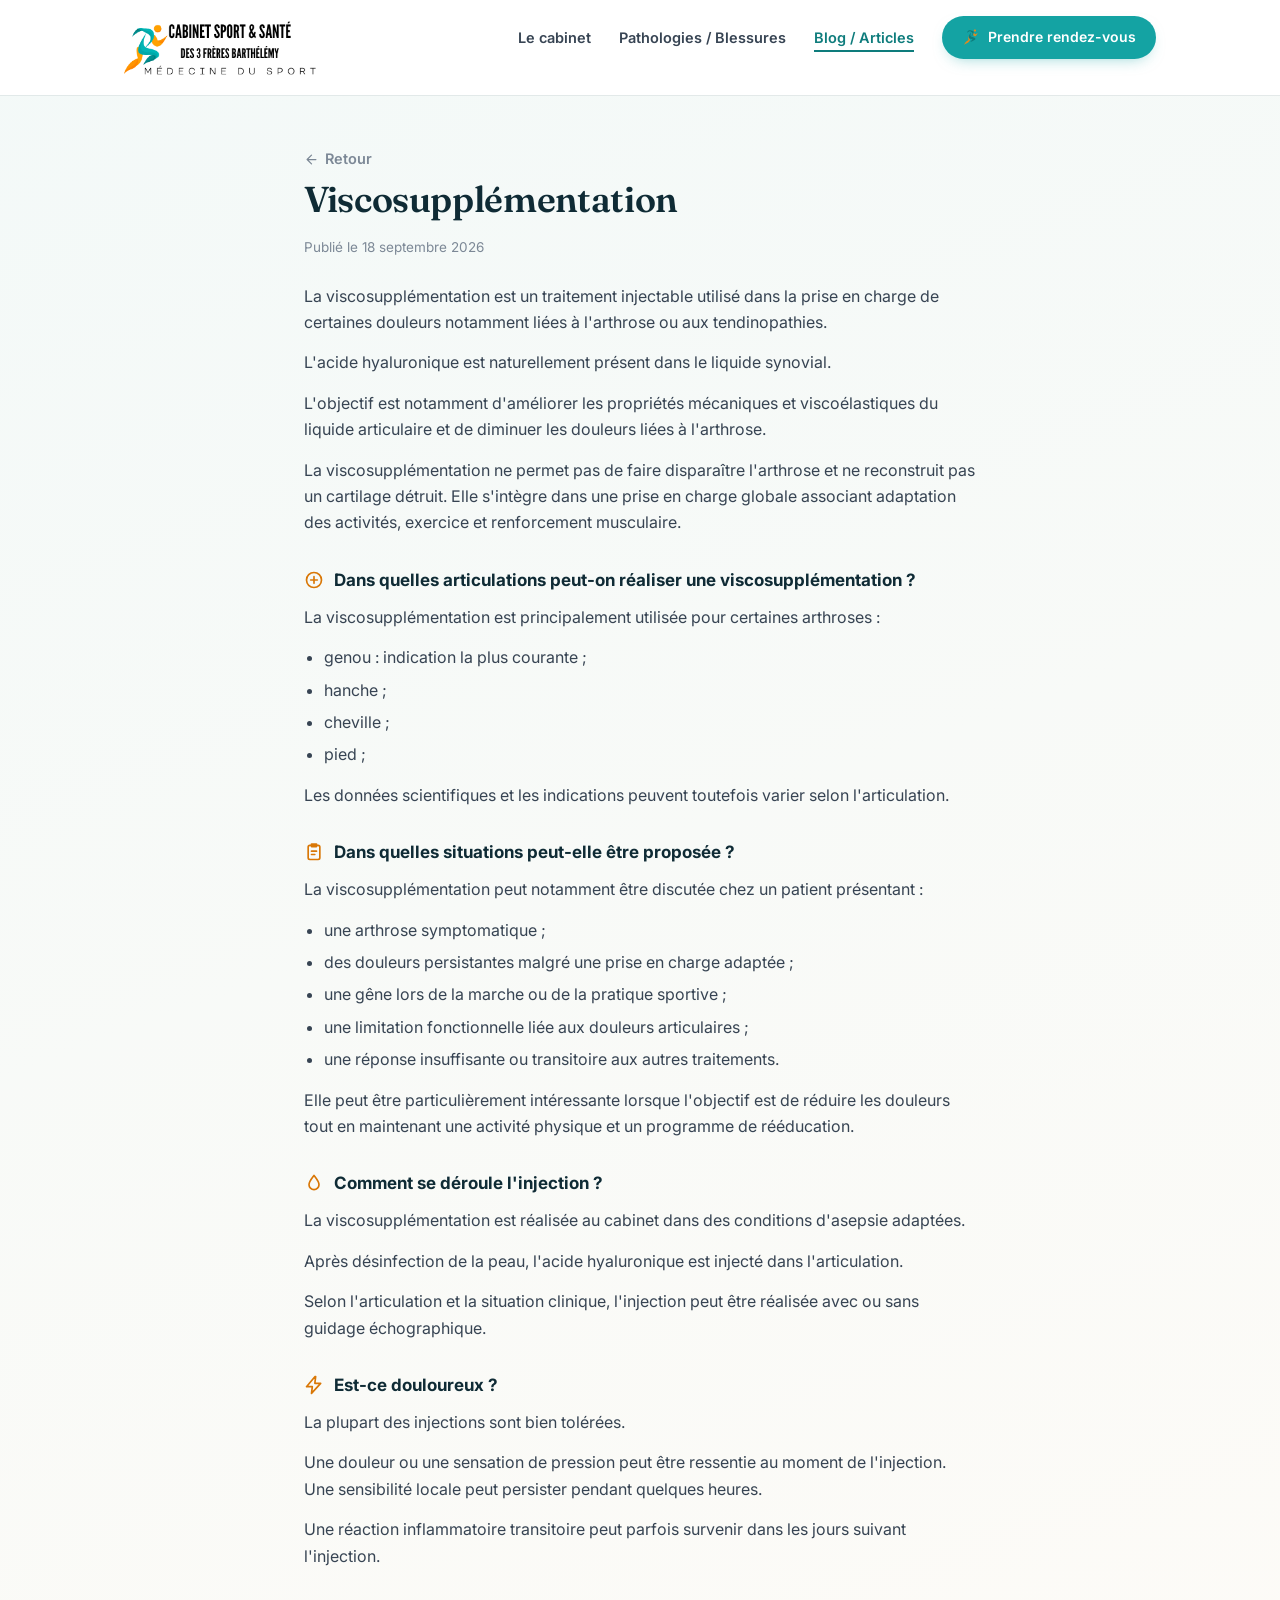
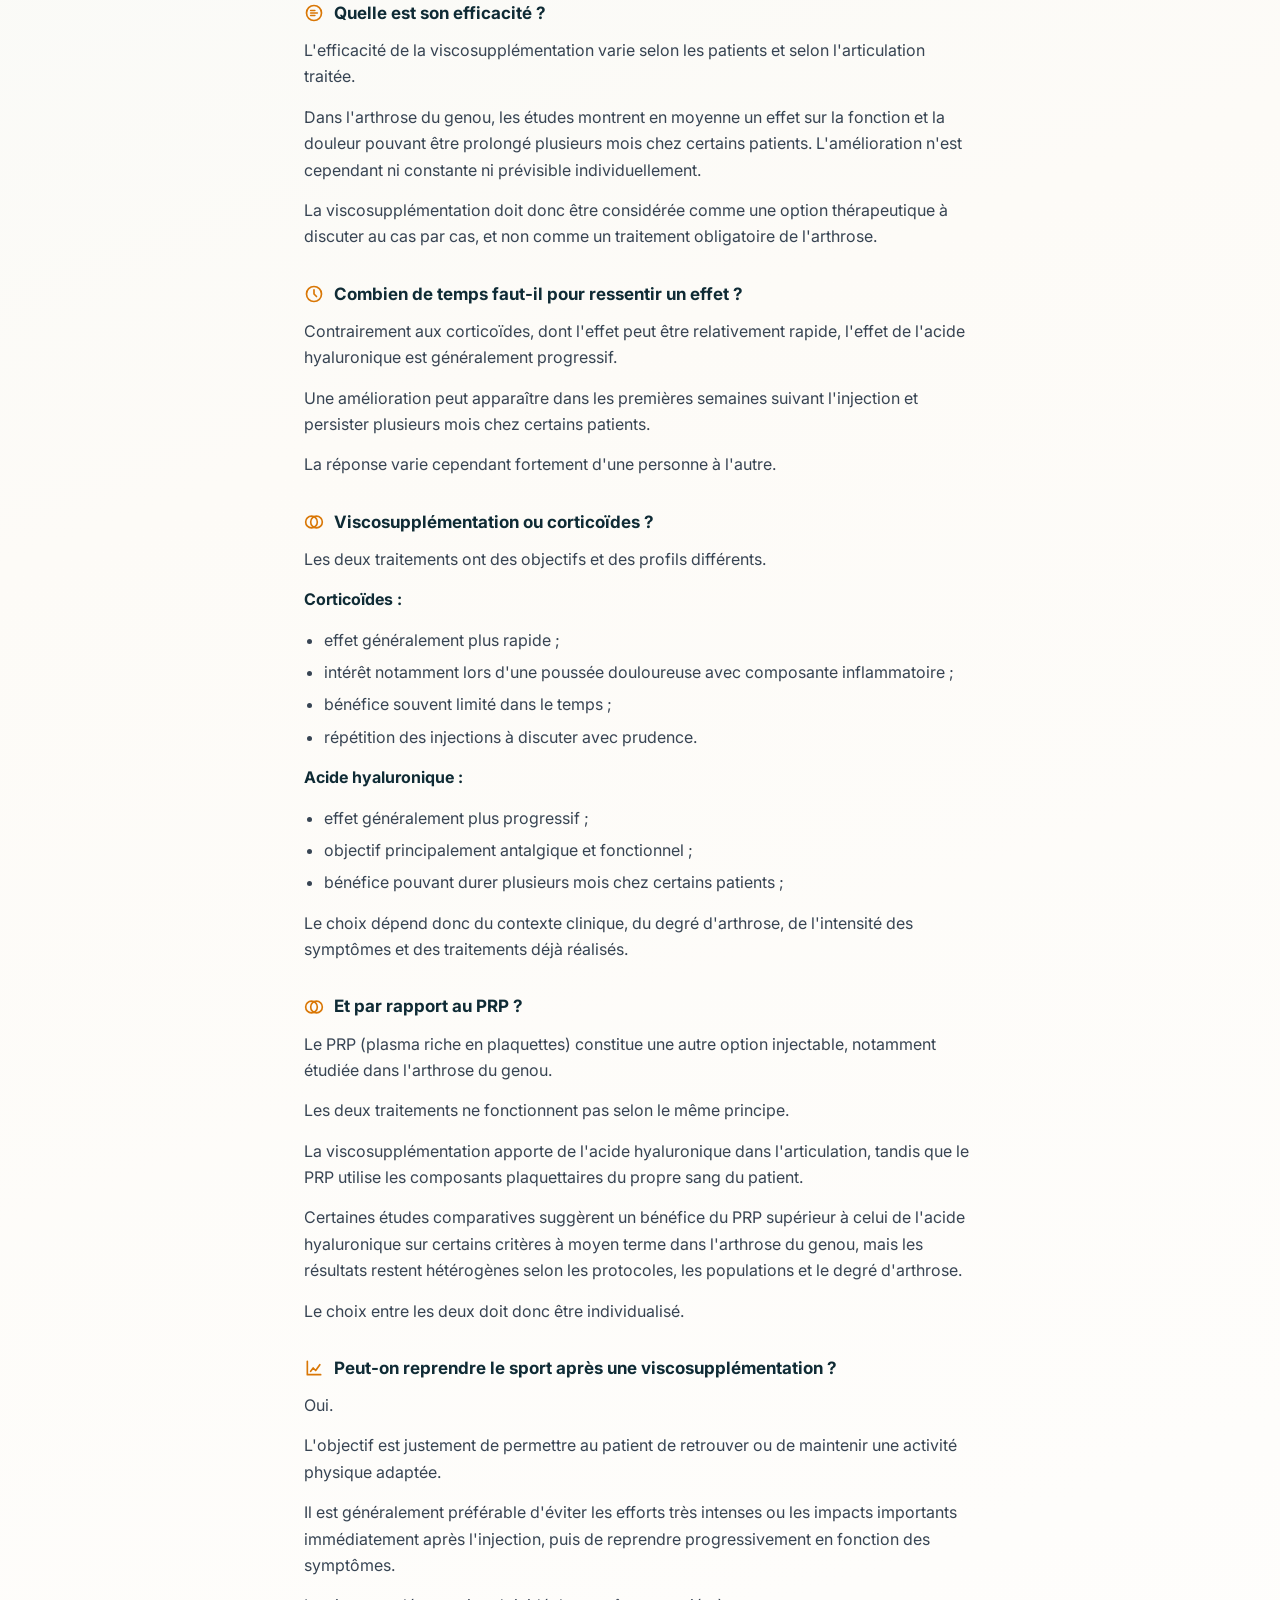
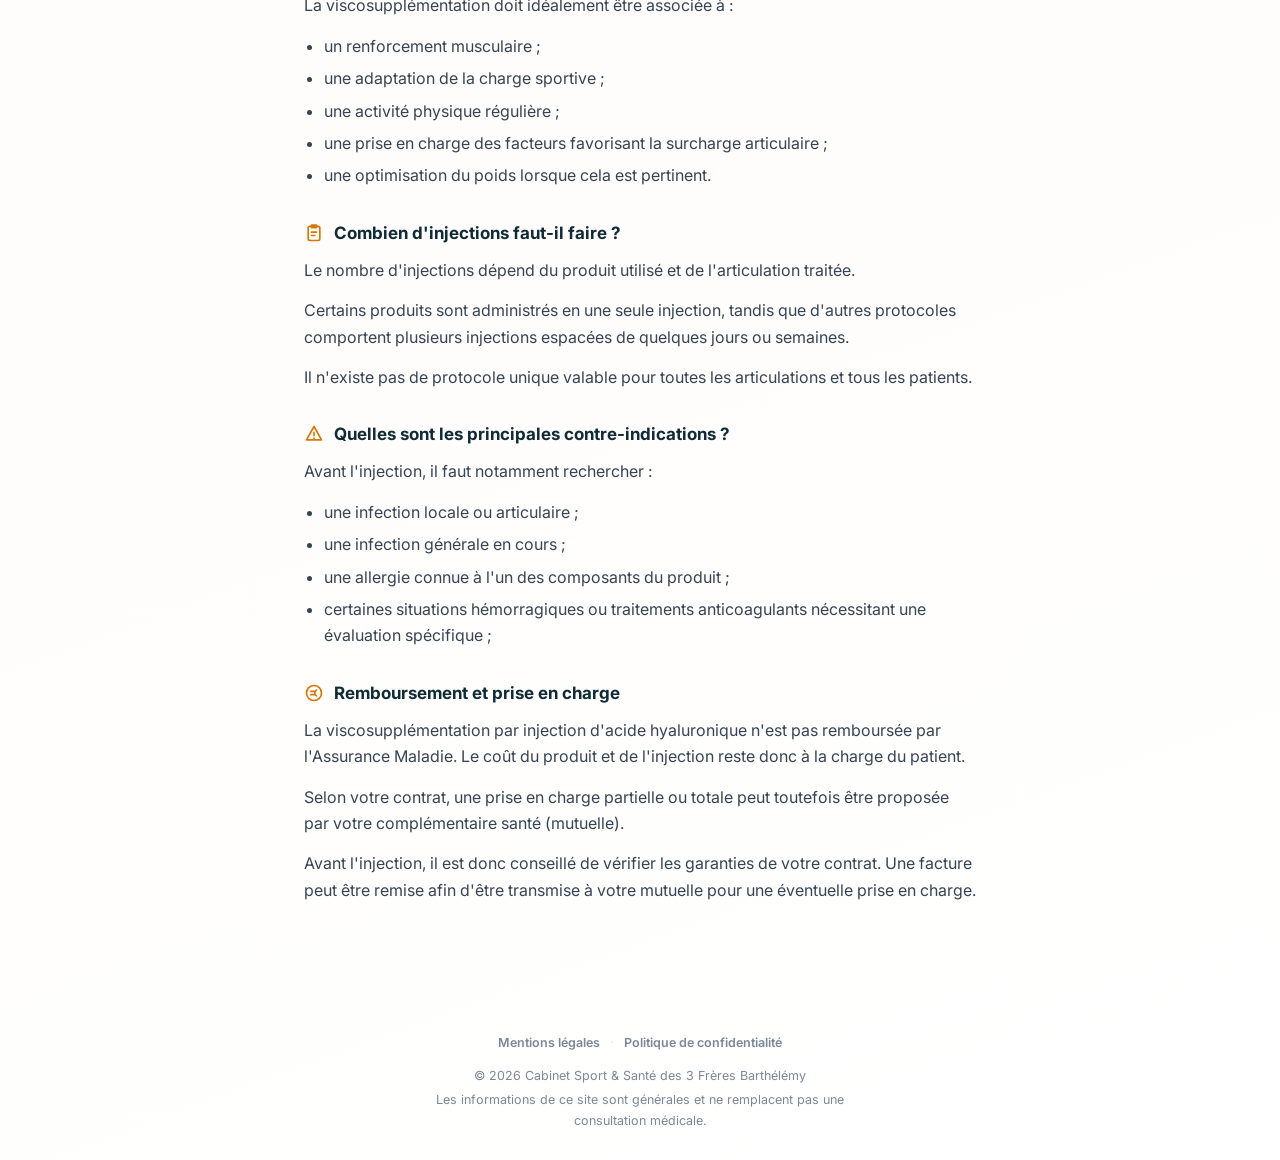
<file: viscosupplementation.html>
<!DOCTYPE html>
<html lang="fr">
<head>
<meta charset="UTF-8">
<meta name="viewport" content="width=device-width, initial-scale=1.0">
<title>Viscosupplémentation - Cabinet Sport &amp; Santé des 3 Frères Barthélémy</title>
<meta name="description" content="La viscosupplémentation par acide hyaluronique : indications, déroulement, efficacité et remboursement.">
<link rel="icon" type="image/png" href="assets/favicon.png">
<link rel="preconnect" href="https://fonts.googleapis.com">
<link rel="preconnect" href="https://fonts.gstatic.com" crossorigin>
<link href="https://fonts.googleapis.com/css2?family=Fraunces:opsz,wght@9..144,500;9..144,600&family=Inter:wght@400;500;600;700&display=swap" rel="stylesheet">
<link rel="stylesheet" href="style.css?v=2">
</head>
<body>

<header>
  <div class="nav-wrap">
    <a href="index.html" class="logo"><img src="assets/logo-header.png" alt="Cabinet Sport & Santé des 3 Frères Barthélémy"></a>
    <nav>
      <ul>
        <li><a href="cabinet.html">Le cabinet</a></li>
        <li><a href="pathologies.html">Pathologies / Blessures</a></li>
        <li><a href="traitements.html" class="active">Blog / Articles</a></li>
        <li><a href="cabinet.html#rendez-vous" class="nav-cta"><img src="assets/icon-mark.svg" alt="" width="18" height="18">Prendre rendez-vous</a></li>
      </ul>
    </nav>
  </div>
</header>

<main>
  <div class="container">
    <a class="back-link" href="traitements.html">
      <svg viewBox="0 0 24 24" fill="none" stroke="currentColor" stroke-width="2" stroke-linecap="round" stroke-linejoin="round"><path d="M19 12H5M12 19l-7-7 7-7"/></svg>
      Retour
    </a>

    <h1>Viscosupplémentation</h1>
    <p class="article-date">Publié le 18 septembre 2026</p>

    <p>La viscosupplémentation est un traitement injectable utilisé dans la prise en charge de certaines douleurs notamment liées à l'arthrose ou aux tendinopathies.</p>
    <p>L'acide hyaluronique est naturellement présent dans le liquide synovial.</p>
    <p>L'objectif est notamment d'améliorer les propriétés mécaniques et viscoélastiques du liquide articulaire et de diminuer les douleurs liées à l'arthrose.</p>
    <p>La viscosupplémentation ne permet pas de faire disparaître l'arthrose et ne reconstruit pas un cartilage détruit. Elle s'intègre dans une prise en charge globale associant adaptation des activités, exercice et renforcement musculaire.</p>

    <h3><svg viewBox="0 0 24 24" fill="none" stroke="currentColor" stroke-width="2" stroke-linecap="round" stroke-linejoin="round"><circle cx="12" cy="12" r="9"/><path d="M12 8v8M8 12h8"/></svg> Dans quelles articulations peut-on réaliser une viscosupplémentation ?</h3>
    <p>La viscosupplémentation est principalement utilisée pour certaines arthroses :</p>
    <ul>
      <li>genou : indication la plus courante ;</li>
      <li>hanche ;</li>
      <li>cheville ;</li>
      <li>pied ;</li>
    </ul>
    <p>Les données scientifiques et les indications peuvent toutefois varier selon l'articulation.</p>

    <h3><svg viewBox="0 0 24 24" fill="none" stroke="currentColor" stroke-width="2" stroke-linecap="round" stroke-linejoin="round"><rect x="5" y="4" width="14" height="17" rx="2"/><path d="M9 2.5h6v3H9z"/><path d="M9 11h6M9 15h4"/></svg> Dans quelles situations peut-elle être proposée ?</h3>
    <p>La viscosupplémentation peut notamment être discutée chez un patient présentant :</p>
    <ul>
      <li>une arthrose symptomatique ;</li>
      <li>des douleurs persistantes malgré une prise en charge adaptée ;</li>
      <li>une gêne lors de la marche ou de la pratique sportive ;</li>
      <li>une limitation fonctionnelle liée aux douleurs articulaires ;</li>
      <li>une réponse insuffisante ou transitoire aux autres traitements.</li>
    </ul>
    <p>Elle peut être particulièrement intéressante lorsque l'objectif est de réduire les douleurs tout en maintenant une activité physique et un programme de rééducation.</p>

    <h3><svg viewBox="0 0 24 24" fill="none" stroke="currentColor" stroke-width="2" stroke-linecap="round" stroke-linejoin="round"><path d="M12 3c-3 4-6 7.5-6 11a6 6 0 0 0 12 0c0-3.5-3-7-6-11z"/></svg> Comment se déroule l'injection ?</h3>
    <p>La viscosupplémentation est réalisée au cabinet dans des conditions d'asepsie adaptées.</p>
    <p>Après désinfection de la peau, l'acide hyaluronique est injecté dans l'articulation.</p>
    <p>Selon l'articulation et la situation clinique, l'injection peut être réalisée avec ou sans guidage échographique.</p>

    <h3><svg viewBox="0 0 24 24" fill="none" stroke="currentColor" stroke-width="2" stroke-linecap="round" stroke-linejoin="round"><path d="M13 2L3 14h7l-1 8 11-12h-7l1-8z"/></svg> Est-ce douloureux ?</h3>
    <p>La plupart des injections sont bien tolérées.</p>
    <p>Une douleur ou une sensation de pression peut être ressentie au moment de l'injection. Une sensibilité locale peut persister pendant quelques heures.</p>
    <p>Une réaction inflammatoire transitoire peut parfois survenir dans les jours suivant l'injection.</p>

    <h3><svg viewBox="0 0 24 24" fill="none" stroke="currentColor" stroke-width="2" stroke-linecap="round" stroke-linejoin="round"><circle cx="12" cy="12" r="9"/><path d="M8 12h8M8 9h5M8 15h5"/></svg> Quelle est son efficacité ?</h3>
    <p>L'efficacité de la viscosupplémentation varie selon les patients et selon l'articulation traitée.</p>
    <p>Dans l'arthrose du genou, les études montrent en moyenne un effet sur la fonction et la douleur pouvant être prolongé plusieurs mois chez certains patients. L'amélioration n'est cependant ni constante ni prévisible individuellement.</p>
    <p>La viscosupplémentation doit donc être considérée comme une option thérapeutique à discuter au cas par cas, et non comme un traitement obligatoire de l'arthrose.</p>

    <h3><svg viewBox="0 0 24 24" fill="none" stroke="currentColor" stroke-width="2" stroke-linecap="round" stroke-linejoin="round"><circle cx="12" cy="12" r="9"/><path d="M12 7v5l3 3"/></svg> Combien de temps faut-il pour ressentir un effet ?</h3>
    <p>Contrairement aux corticoïdes, dont l'effet peut être relativement rapide, l'effet de l'acide hyaluronique est généralement progressif.</p>
    <p>Une amélioration peut apparaître dans les premières semaines suivant l'injection et persister plusieurs mois chez certains patients.</p>
    <p>La réponse varie cependant fortement d'une personne à l'autre.</p>

    <h3><svg viewBox="0 0 24 24" fill="none" stroke="currentColor" stroke-width="2" stroke-linecap="round" stroke-linejoin="round"><circle cx="9" cy="12" r="7"/><circle cx="15" cy="12" r="7"/></svg> Viscosupplémentation ou corticoïdes ?</h3>
    <p>Les deux traitements ont des objectifs et des profils différents.</p>
    <p><strong>Corticoïdes :</strong></p>
    <ul>
      <li>effet généralement plus rapide ;</li>
      <li>intérêt notamment lors d'une poussée douloureuse avec composante inflammatoire ;</li>
      <li>bénéfice souvent limité dans le temps ;</li>
      <li>répétition des injections à discuter avec prudence.</li>
    </ul>
    <p><strong>Acide hyaluronique :</strong></p>
    <ul>
      <li>effet généralement plus progressif ;</li>
      <li>objectif principalement antalgique et fonctionnel ;</li>
      <li>bénéfice pouvant durer plusieurs mois chez certains patients ;</li>
    </ul>
    <p>Le choix dépend donc du contexte clinique, du degré d'arthrose, de l'intensité des symptômes et des traitements déjà réalisés.</p>

    <h3><svg viewBox="0 0 24 24" fill="none" stroke="currentColor" stroke-width="2" stroke-linecap="round" stroke-linejoin="round"><circle cx="9" cy="12" r="7"/><circle cx="15" cy="12" r="7"/></svg> Et par rapport au PRP ?</h3>
    <p>Le PRP (plasma riche en plaquettes) constitue une autre option injectable, notamment étudiée dans l'arthrose du genou.</p>
    <p>Les deux traitements ne fonctionnent pas selon le même principe.</p>
    <p>La viscosupplémentation apporte de l'acide hyaluronique dans l'articulation, tandis que le PRP utilise les composants plaquettaires du propre sang du patient.</p>
    <p>Certaines études comparatives suggèrent un bénéfice du PRP supérieur à celui de l'acide hyaluronique sur certains critères à moyen terme dans l'arthrose du genou, mais les résultats restent hétérogènes selon les protocoles, les populations et le degré d'arthrose.</p>
    <p>Le choix entre les deux doit donc être individualisé.</p>

    <h3><svg viewBox="0 0 24 24" fill="none" stroke="currentColor" stroke-width="2" stroke-linecap="round" stroke-linejoin="round"><path d="M4 4v16h16M8 16l3-4 3 3 5-7"/></svg> Peut-on reprendre le sport après une viscosupplémentation ?</h3>
    <p>Oui.</p>
    <p>L'objectif est justement de permettre au patient de retrouver ou de maintenir une activité physique adaptée.</p>
    <p>Il est généralement préférable d'éviter les efforts très intenses ou les impacts importants immédiatement après l'injection, puis de reprendre progressivement en fonction des symptômes.</p>
    <p>La viscosupplémentation doit idéalement être associée à :</p>
    <ul>
      <li>un renforcement musculaire ;</li>
      <li>une adaptation de la charge sportive ;</li>
      <li>une activité physique régulière ;</li>
      <li>une prise en charge des facteurs favorisant la surcharge articulaire ;</li>
      <li>une optimisation du poids lorsque cela est pertinent.</li>
    </ul>

    <h3><svg viewBox="0 0 24 24" fill="none" stroke="currentColor" stroke-width="2" stroke-linecap="round" stroke-linejoin="round"><rect x="5" y="4" width="14" height="17" rx="2"/><path d="M9 2.5h6v3H9z"/><path d="M9 11h6M9 15h4"/></svg> Combien d'injections faut-il faire ?</h3>
    <p>Le nombre d'injections dépend du produit utilisé et de l'articulation traitée.</p>
    <p>Certains produits sont administrés en une seule injection, tandis que d'autres protocoles comportent plusieurs injections espacées de quelques jours ou semaines.</p>
    <p>Il n'existe pas de protocole unique valable pour toutes les articulations et tous les patients.</p>

    <h3><svg viewBox="0 0 24 24" fill="none" stroke="currentColor" stroke-width="2" stroke-linecap="round" stroke-linejoin="round"><path d="M12 3l9 16H3L12 3z"/><path d="M12 10v4M12 17h.01"/></svg> Quelles sont les principales contre-indications ?</h3>
    <p>Avant l'injection, il faut notamment rechercher :</p>
    <ul>
      <li>une infection locale ou articulaire ;</li>
      <li>une infection générale en cours ;</li>
      <li>une allergie connue à l'un des composants du produit ;</li>
      <li>certaines situations hémorragiques ou traitements anticoagulants nécessitant une évaluation spécifique ;</li>
    </ul>

    <h3><svg viewBox="0 0 24 24" fill="none" stroke="currentColor" stroke-width="2" stroke-linecap="round" stroke-linejoin="round"><circle cx="12" cy="12" r="9"/><path d="M15 8.5a4 4 0 0 0 0 7M8 10h5M8 14h4"/></svg> Remboursement et prise en charge</h3>
    <p>La viscosupplémentation par injection d'acide hyaluronique n'est pas remboursée par l'Assurance Maladie. Le coût du produit et de l'injection reste donc à la charge du patient.</p>
    <p>Selon votre contrat, une prise en charge partielle ou totale peut toutefois être proposée par votre complémentaire santé (mutuelle).</p>
    <p>Avant l'injection, il est donc conseillé de vérifier les garanties de votre contrat. Une facture peut être remise afin d'être transmise à votre mutuelle pour une éventuelle prise en charge.</p>
  </div>
</main>

<footer>
  <div class="footer-links"><a href="mentions-legales.html">Mentions légales</a><span class="footer-sep">·</span><a href="politique-confidentialite.html">Politique de confidentialité</a></div>
  <p class="footer-copy">&copy; 2026 Cabinet Sport &amp; Santé des 3 Frères Barthélémy</p>
  <p class="footer-disclaimer">Les informations de ce site sont générales et ne remplacent pas une consultation médicale.</p>
</footer>

</body>
</html>
</file>
<file: style.css>
:root{
  --navy:#0f2b35;
  --teal:#0e7c7c;
  --teal-dark:#0b5f5f;
  --teal-tint:#eaf5f4;
  --accent:#d97706;
  --accent-dark:#b8630a;
  --accent-tint:#fdf1e2;
  --doctolib:#1568c4;
  --doctolib-dark:#0f4f96;
  --text:#374453;
  --text-light:#7c8896;
  --border:#e5e9ed;
}
*{margin:0;padding:0;box-sizing:border-box;}
html{scroll-behavior:smooth;}
body{
  font-family:'Inter',system-ui,-apple-system,sans-serif;
  color:var(--text);
  background:linear-gradient(160deg,#f3f9f8 0%,#fdfbf7 45%,#ffffff 100%);
  line-height:1.65;
  -webkit-font-smoothing:antialiased;
}
a{color:inherit;text-decoration:none;}
[id]{scroll-margin-top:24px;}
.container{max-width:720px;margin:0 auto;padding:0 24px;}
.container-wide{max-width:900px;margin:0 auto;padding:0 24px;}

/* Header */
header{background:#fff;box-shadow:0 1px 0 rgba(15,43,53,0.08);}
.nav-wrap{
  max-width:1080px;margin:0 auto;padding:16px 24px;
  display:flex;align-items:center;justify-content:space-between;flex-wrap:wrap;gap:20px;
}
.logo{display:flex;align-items:center;}
.logo img{height:54px;display:block;}
nav ul{display:flex;align-items:center;gap:28px;list-style:none;flex-wrap:wrap;}
nav ul li a{font-weight:600;font-size:14.5px;color:var(--text);padding-bottom:4px;border-bottom:2px solid transparent;}
nav ul li a:hover,nav ul li a.active{color:var(--teal);border-color:var(--teal);}
.nav-cta{
  display:inline-flex;align-items:center;gap:8px;font-weight:600;font-size:14px;color:#fff;
  background:#14a3a3;
  box-shadow:0 6px 16px -8px rgba(20,163,163,0.55);
  padding:9px 20px;border-radius:999px;white-space:nowrap;
}
.nav-cta img{width:18px;height:18px;flex-shrink:0;}
.nav-cta:hover{background:#128f8f;box-shadow:0 8px 20px -8px rgba(20,163,163,0.65);}

main{padding:52px 0 88px;}

/* Hero (home page) */
.hero-grid{display:grid;grid-template-columns:1.15fr 1fr;align-items:center;gap:32px;}
.hero-text .eyebrow{margin-bottom:18px;}
.hero-text h1{font-size:44px;}

.hero-visual{position:relative;display:flex;align-items:center;justify-content:center;min-height:280px;}
.hero-ring{
  position:absolute;top:50%;left:50%;transform:translate(-50%,-50%);
  width:320px;height:320px;border-radius:50%;
  border:1.5px dashed rgba(14,124,124,0.28);
}
.hero-blob{
  position:relative;width:264px;height:264px;border-radius:50%;flex-shrink:0;
  background:
    radial-gradient(circle at 26% 24%, rgba(14,124,124,0.55) 0%, rgba(14,124,124,0) 55%),
    radial-gradient(circle at 76% 78%, rgba(230,142,20,0.5) 0%, rgba(230,142,20,0) 55%),
    linear-gradient(140deg,#f2fbfa 0%,#fdf3e2 100%);
  border:1px solid rgba(255,255,255,0.7);
  display:flex;align-items:center;justify-content:center;
  box-shadow:0 30px 54px -22px rgba(15,43,53,0.32),0 0 0 1px rgba(15,43,53,0.03);
}
.hero-blob img{width:56%;height:auto;filter:drop-shadow(0 14px 20px rgba(15,43,53,0.22));}

/* Headings and text */
h1{
  font-family:'Fraunces',Georgia,serif;font-weight:600;
  font-size:36px;line-height:1.15;letter-spacing:-0.01em;margin-bottom:16px;color:var(--navy);
}
h2{
  font-family:'Fraunces',Georgia,serif;font-weight:600;
  font-size:26px;margin:52px 0 18px;padding-bottom:12px;border-bottom:1px solid var(--border);color:var(--navy);
}
h2:first-of-type{margin-top:0;}
h3{font-size:17px;margin:30px 0 10px;color:var(--navy);display:flex;align-items:center;gap:10px;}
h3 svg{width:20px;height:20px;color:var(--accent);flex-shrink:0;}
p{margin-bottom:14px;}
p strong{color:var(--navy);}
ul,ol{margin:0 0 14px 20px;}
li{margin-bottom:6px;}
.eyebrow{
  display:block;font-size:12.5px;font-weight:700;letter-spacing:.09em;text-transform:uppercase;
  color:var(--teal);margin-bottom:16px;
}
.lead{font-size:17px;color:var(--text-light);margin-bottom:8px;max-width:560px;}

.lead-line{
  font-size:18px;line-height:1.5;color:var(--text-light);
  max-width:520px;padding-left:16px;margin-bottom:12px;border-left:3px solid var(--border);
}
.lead-line-1{border-left-color:var(--teal);}
.lead-line-2{border-left-color:var(--accent);}
.lead-line-3{border-left-color:var(--teal);margin-bottom:0;}

/* Buttons and links */
.btn{
  display:inline-flex;align-items:center;gap:8px;padding:12px 20px;border-radius:8px;
  background:linear-gradient(135deg,#2e86e0,var(--doctolib-dark));
  box-shadow:0 8px 18px -10px rgba(15,79,150,0.5);
  color:#fff;font-weight:600;font-size:14.5px;border:none;width:fit-content;
}
.btn:hover{box-shadow:0 10px 22px -10px rgba(15,79,150,0.6);}
.text-link{display:inline-flex;align-items:center;gap:6px;font-weight:600;font-size:15px;color:var(--navy);}
.text-link:hover{color:var(--teal);}
.text-link svg{width:16px;height:16px;transition:transform .15s ease;}
.text-link:hover svg{transform:translateX(3px);}
.map-link{color:var(--accent);text-decoration:underline;font-weight:600;}
.map-link:hover{color:var(--navy);}

/* Doctor rows (cabinet page) */
.doctor{
  display:flex;align-items:center;justify-content:space-between;gap:20px;flex-wrap:wrap;
  background:linear-gradient(135deg,#f8fbfa,#eef6f5);
  border-radius:14px;padding:20px 24px;margin-bottom:16px;
  box-shadow:0 10px 26px -18px rgba(15,43,53,0.25);
}
.doctor-left{display:flex;align-items:center;gap:14px;}
.doctor-info strong{display:block;color:var(--navy);font-size:15.5px;margin-bottom:2px;}
.doctor-info span{color:var(--text-light);font-size:13.5px;}

/* Location card (cabinet page) */
.location-card{
  display:flex;align-items:center;gap:16px;flex-wrap:wrap;
  background:linear-gradient(135deg,#f8fbfa,#eef6f5);
  border-radius:14px;padding:20px 24px;margin:22px 0 12px;
  box-shadow:0 10px 26px -18px rgba(15,43,53,0.25);
}
.location-card .map-link{font-weight:600;font-size:15.5px;}

.doctor-photo,.location-photo{
  width:46px;height:46px;border-radius:50%;flex-shrink:0;
  object-fit:cover;object-position:center top;
  box-shadow:0 2px 6px rgba(15,43,53,0.18);
}
.location-photo{object-position:center;}

.access-card{
  background:linear-gradient(135deg,#f8fbfa,#eef6f5);
  border-radius:14px;padding:6px 24px;margin:0 0 12px;
  box-shadow:0 10px 26px -18px rgba(15,43,53,0.25);
}
.access-row{
  display:flex;align-items:center;gap:14px;font-size:14.5px;padding:12px 0;
  border-bottom:1px solid rgba(15,43,53,0.06);
}
.access-row:last-child{border-bottom:none;}
.access-icon{
  width:36px;height:36px;border-radius:50%;flex-shrink:0;
  background:linear-gradient(135deg,#eaf6f5,#d3ece9);
  display:flex;align-items:center;justify-content:center;
}
.access-icon svg{width:18px;height:18px;color:var(--teal-dark);}
.access-text{flex:1;}
.access-label{font-weight:600;color:var(--navy);margin-right:6px;}

.empty-state{
  border:1px dashed var(--border);border-radius:10px;padding:36px 24px;
  text-align:center;color:var(--text-light);margin:20px 0;
}

/* Clickable article cards (traitements, pathologies) */
.card-list{display:flex;flex-direction:column;gap:14px;margin-top:24px;}
.card-link{
  display:flex;align-items:center;justify-content:space-between;gap:20px;
  background:linear-gradient(135deg,#ffffff,#f8fbfa);
  border:1px solid rgba(15,43,53,0.06);border-radius:14px;padding:24px 26px;
  box-shadow:0 8px 22px -18px rgba(15,43,53,0.18);
  transition:box-shadow .2s ease,transform .2s ease;
}
.card-link:hover{box-shadow:0 16px 32px -18px rgba(15,43,53,0.28);transform:translateY(-2px);}
.card-link .card-text h2{font-family:'Inter',sans-serif;font-weight:700;border-bottom:none;margin:0 0 6px;padding-bottom:0;font-size:18px;}
.card-link .card-text p{margin:0;color:var(--text-light);font-size:14.5px;}
.card-link .card-arrow{width:18px;height:18px;color:var(--text-light);flex-shrink:0;transition:transform .15s ease,color .15s ease;}
.card-link:hover .card-arrow{color:var(--teal);transform:translateX(3px);}

/* Expertise section (home page) */
.expertise-section{
  background:linear-gradient(135deg,#eef7f6 0%,#faf4ec 100%);
  padding:56px 0 64px;margin-top:48px;
}
.expertise-section h2{margin-top:0;border-bottom:1px solid rgba(15,43,53,0.08);}
.expertise-grid{display:grid;grid-template-columns:1fr 1fr;gap:40px 48px;}
.expertise-item{display:flex;gap:16px;}
.expertise-icon-wrap{
  width:46px;height:46px;border-radius:50%;flex-shrink:0;
  background:linear-gradient(135deg,#eaf6f5,#d3ece9);
  display:flex;align-items:center;justify-content:center;
}
.expertise-icon-wrap svg{width:21px;height:21px;color:var(--teal-dark);}
.expertise-item h3{margin:0 0 8px;font-size:16.5px;display:block;}
.expertise-item ul{list-style:none;margin:0;padding:0;}
.expertise-item li{display:flex;align-items:flex-start;gap:8px;font-size:14px;color:var(--text-light);margin-bottom:7px;}
.expertise-item li:last-child{margin-bottom:0;}
.expertise-item li svg{width:13px;height:13px;color:var(--accent);flex-shrink:0;margin-top:4px;}
.inline-link{text-decoration:underline;text-decoration-color:var(--border);text-underline-offset:2px;}
.inline-link:hover{color:var(--teal);text-decoration-color:var(--teal);}

.article-date{font-size:13.5px;color:var(--text-light);margin-bottom:24px;}

.back-link{display:inline-flex;align-items:center;gap:6px;font-weight:600;font-size:14.5px;color:var(--text-light);margin-bottom:8px;}
.back-link:hover{color:var(--accent);}
.back-link svg{width:15px;height:15px;}

footer{padding:28px 0;text-align:center;font-size:12.5px;color:var(--text-light);}
.footer-links{margin-bottom:12px;}
.footer-links a{font-weight:600;color:var(--text-light);}
.footer-links a:hover{color:var(--accent);}
.footer-sep{margin:0 10px;color:var(--border);}
.footer-copy{margin-bottom:4px;}
.footer-disclaimer{max-width:480px;margin:0 auto;}

@media (max-width: 640px){
  .nav-wrap{flex-direction:column;align-items:flex-start;padding:16px 20px;}
  nav{width:100%;}
  nav ul{flex-direction:column;align-items:flex-start;width:100%;gap:14px;}
  nav ul li{width:100%;}
  nav ul li a{display:block;padding-bottom:0;}
  nav ul li a.active,nav ul li a:hover{border-bottom:none;}
  .nav-cta{width:100%;justify-content:center;margin-top:4px;}
}
@media (max-width: 860px){
  .hero-grid{grid-template-columns:1fr;gap:8px;}
  .hero-visual{order:-1;min-height:0;margin:0 0 24px;}
  .hero-blob{width:180px;height:180px;}
  .hero-ring{width:220px;height:220px;}
}
@media (max-width: 700px){
  .expertise-grid{grid-template-columns:1fr;gap:32px;}
}
@media (max-width: 640px){
  h1{font-size:29px;}
  .hero-text h1{font-size:30px;}
  .lead{max-width:none;}
  .lead-line{max-width:none;}
  .doctor{flex-direction:column;align-items:flex-start;}
  .doctor .btn{width:100%;justify-content:center;}
  .card-link{align-items:flex-start;}
}
</file>
